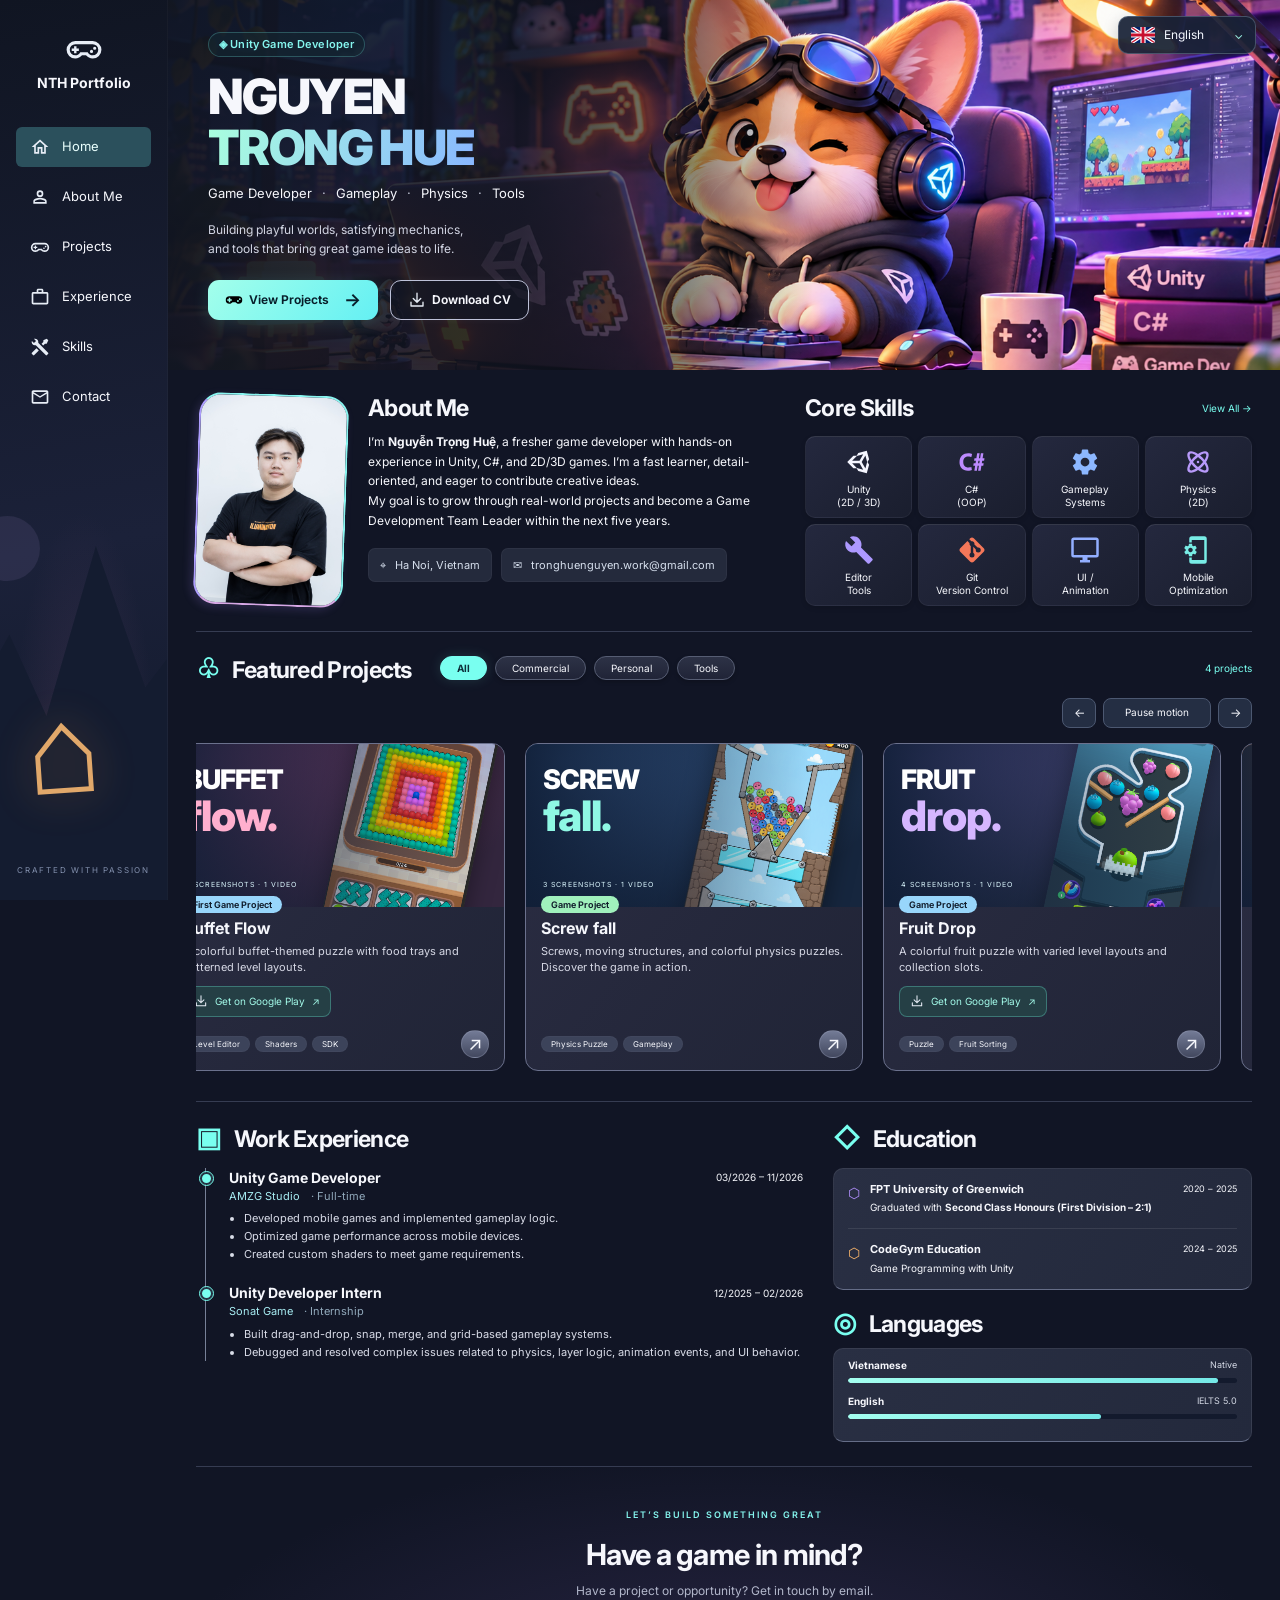
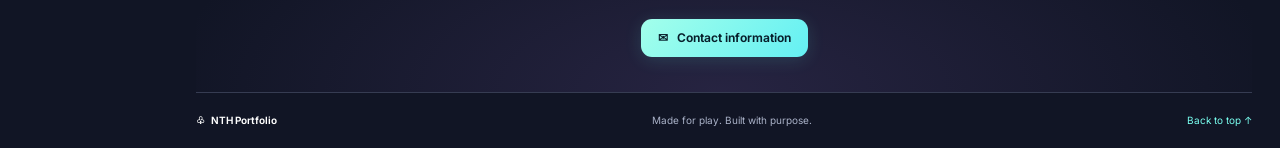
<file: index.html>
<!doctype html>
<html lang="en">
<head>
  <meta charset="UTF-8">
  <meta name="viewport" content="width=device-width, initial-scale=1">
  <meta name="theme-color" content="#111525">
  <meta name="description" content="Unity game developer portfolio — gameplay, physics, and tools.">
  <title>NTH Portfolio · Unity Game Developer</title>
  <link rel="stylesheet" href="styles.css">
<script src="i18n.js" defer></script>
  <script src="app.js" defer></script>
  <script src="projects-carousel.js" defer></script>
<script src="motion.js" defer></script>
</head>
<body>
<details class="language-switch"><summary aria-label="Choose language"><img class="current-language-flag" src="assets/icons/flag-en.svg" alt="" width="24" height="16"><span class="current-language-label">English</span><span class="language-chevron" aria-hidden="true">⌄</span></summary><div class="language-options" role="group" aria-label="Language / Ngôn ngữ"><button type="button" data-language="vi" lang="vi" aria-pressed="false"><img src="assets/icons/flag-vi.svg" alt="" width="24" height="16">Tiếng Việt</button><button type="button" data-language="en" lang="en" aria-pressed="true"><img src="assets/icons/flag-en.svg" alt="" width="24" height="16">English</button></div></details>
  <a class="skip-link" href="#home">Skip to content</a>
  <aside class="sidebar">
    <a class="brand" href="#home"><span class="brand-icon"><img src="assets/icons/controller-classic-outline.svg" alt="" width="38" height="38"></span><strong>NTH Portfolio</strong></a>
    <nav aria-label="Main navigation">
      <a class="nav-link active" href="#home"><span><img src="assets/icons/home-outline.svg" alt="" width="20" height="20"></span>Home</a>
      <a class="nav-link" href="#about"><span><img src="assets/icons/account-outline.svg" alt="" width="20" height="20"></span>About Me</a>
      <a class="nav-link" href="#projects"><span><img src="assets/icons/controller-classic-outline.svg" alt="" width="20" height="20"></span>Projects</a>
      <a class="nav-link" href="#experience"><span><img src="assets/icons/briefcase-outline.svg" alt="" width="20" height="20"></span>Experience</a>
      <a class="nav-link" href="#skills"><span><img src="assets/icons/tools.svg" alt="" width="20" height="20"></span>Skills</a>
      <a class="nav-link" href="#contact"><span><img src="assets/icons/email-outline.svg" alt="" width="20" height="20"></span>Contact</a>
    </nav>
    <div class="sidebar-landscape" aria-hidden="true"><div class="moon"></div><div class="mountains"></div><div class="cabin">⌂</div></div>
    <span class="sidebar-note">CRAFTED WITH PASSION</span>
  </aside>
  <main>
    <section class="hero" id="home" aria-labelledby="hero-title">
      <div class="hero-copy">
        <span class="eyebrow">◈ Unity Game Developer</span>
        <h1 id="hero-title">NGUYEN<br><span>TRONG HUE</span></h1>
        <p class="specialties">Game Developer <i>·</i> Gameplay <i>·</i> Physics <i>·</i> Tools</p>
        <p class="hero-description">Building playful worlds, satisfying mechanics,<br class="desktop-break"> and tools that bring great game ideas to life.</p>
        <div class="hero-actions"><a class="button primary" href="#projects"><img src="assets/icons/controller-classic.svg" alt="" width="18" height="18"> View Projects <span>→</span></a><button class="button secondary" type="button" id="print-cv"><img src="assets/icons/download.svg" alt="" width="18" height="18"> Download CV</button></div>
        <div class="socials" aria-label="Social profiles and games" hidden><img src="assets/icons/github.svg" alt="GitHub" title="GitHub" width="22" height="22"><img src="assets/icons/linkedin.svg" alt="LinkedIn" title="LinkedIn" width="22" height="22"><img src="assets/icons/youtube.svg" alt="YouTube" title="YouTube" width="22" height="22"><a href="#projects" aria-label="View games" title="View games"><img src="assets/icons/controller-classic.svg" alt="" width="24" height="24"></a></div>
      </div>
      <div class="hero-art corgi-background" role="img" aria-label="Corgi game developer in a cozy Unity studio"></div>
    </section>

    <div class="content">
      <div class="intro-grid">
        <section class="about" id="about" aria-labelledby="about-title">
          <div class="portrait"><img src="assets/portrait.jpg" alt="Portrait of Nguyen Trong Hue" width="2000" height="3000" decoding="async"></div>
          <div class="about-copy"><h2 id="about-title">About Me</h2><p>I’m <strong>Nguyễn Trọng Huệ</strong>, a fresher game developer with hands-on experience in Unity, C#, and 2D/3D games. I’m a fast learner, detail-oriented, and eager to contribute creative ideas.</p><p>My goal is to grow through real-world projects and become a Game Development Team Leader within the next five years.</p><div class="contact-chips"><span>⌖ &nbsp; Ha Noi, Vietnam</span><a href="mailto:tronghuenguyen.work@gmail.com">✉ &nbsp; tronghuenguyen.work@gmail.com</a></div></div>
        </section>
        <section id="skills" aria-labelledby="skills-title"><div class="section-heading"><h2 id="skills-title">Core Skills</h2><a href="#skill-list">View All →</a></div><div class="skills-grid" id="skill-list">
          <div class="skill"><b><img src="assets/icons/unity.svg" alt="" width="30" height="30"></b><span>Unity<small>(2D / 3D)</small></span></div><div class="skill"><b><img src="assets/icons/language-csharp.svg" alt="" width="30" height="30"></b><span>C#<small>(OOP)</small></span></div><div class="skill"><b><img src="assets/icons/cog.svg" alt="" width="30" height="30"></b><span>Gameplay<small>Systems</small></span></div><div class="skill"><b><img src="assets/icons/atom.svg" alt="" width="30" height="30"></b><span>Physics<small>(2D)</small></span></div>
          <div class="skill"><b><img src="assets/icons/wrench.svg" alt="" width="30" height="30"></b><span>Editor<small>Tools</small></span></div><div class="skill"><b><img src="assets/icons/git.svg" alt="" width="30" height="30"></b><span>Git<small>Version Control</small></span></div><div class="skill"><b><img src="assets/icons/monitor.svg" alt="" width="30" height="30"></b><span>UI /<small>Animation</small></span></div><div class="skill"><b><img src="assets/icons/cellphone-cog.svg" alt="" width="30" height="30"></b><span>Mobile<small>Optimization</small></span></div>
        </div></section>
      </div>

      <section class="projects-section" id="projects" aria-labelledby="projects-title"><div class="section-heading projects-heading"><h2 id="projects-title"><span class="heading-icon">♧</span> Featured Projects</h2><div class="filters" role="group" aria-label="Filter projects"><button class="selected" data-filter="all" aria-pressed="true">All</button><button data-filter="commercial" aria-pressed="false">Commercial</button><button data-filter="personal" aria-pressed="false">Personal</button><button data-filter="tools" aria-pressed="false">Tools</button></div><span class="project-count" aria-live="polite">4 projects</span></div>
        <div class="carousel-controls" role="group" aria-label="Project carousel controls"><button type="button" id="projects-previous" aria-label="Previous projects" aria-controls="project-carousel">&larr;</button><button type="button" id="projects-motion" aria-pressed="false">Pause motion</button><button type="button" id="projects-next" aria-label="Next projects" aria-controls="project-carousel">&rarr;</button></div><div class="project-grid project-carousel" id="project-carousel" role="region" aria-label="Featured games, scroll horizontally" tabindex="0">
<article data-preview-src="assets/buffet-jam/CH007_Vid.mp4" class="project-card" data-category="game"><a class="project-art screw-cover buffet-cover" href="buffet-jam.html" aria-label="Explore Buffet Flow"><img src="assets/buffet-jam/Ch007_3.png" alt="Buffet Flow colorful food puzzle" width="449" height="771" loading="lazy"><span class="cover-title">BUFFET<span>flow.</span></span><span class="cover-label">4 SCREENSHOTS &middot; 1 VIDEO</span></a><div class="project-body"><span class="category personal">First Game Project</span><h3>Buffet Flow</h3><p>A colorful buffet-themed puzzle with food trays and patterned level layouts.</p><a class="store-link" href="https://play.google.com/store/apps/details?id=com.amzg.buffet.jam&amp;hl=en" target="_blank" rel="noopener noreferrer"><img src="assets/icons/download.svg" alt="" width="14" height="14"><span>Get on Google Play</span><span aria-hidden="true">&#8599;</span></a><div class="card-bottom"><div class="tags"><span>Level Editor</span><span>Shaders</span><span>SDK</span></div><a class="project-open" aria-label="View Buffet Flow" href="buffet-jam.html">&#8599;</a></div></div></article>
          <article data-preview-src="assets/screw-fall/Ls003_vid.mp4" class="project-card" data-category="commercial"><a class="project-art screw-cover" href="screw-fall.html" aria-label="Explore Screw fall screenshots and gameplay"><img src="assets/screw-fall/LS003.png" alt="Screw fall puzzle level" width="433" height="760" loading="lazy"><span class="cover-title">SCREW<span>fall.</span></span><span class="cover-label">3 SCREENSHOTS &middot; 1 VIDEO</span></a><div class="project-body"><span class="category commercial">Game Project</span><h3>Screw fall</h3><p>Screws, moving structures, and colorful physics puzzles. Discover the game in action.</p><div class="card-bottom"><div class="tags"><span>Physics Puzzle</span><span>Gameplay</span></div><a class="project-open" aria-label="View Screw fall" href="screw-fall.html">&#8599;</a></div></div></article>
          <article data-preview-src="assets/fruty-drop/gameplay.mp4" class="project-card" data-category="game"><a class="project-art screw-cover fruty-cover" href="fruty-drop.html" aria-label="Explore Fruit Drop"><img src="assets/fruty-drop/LS001.png" alt="Fruit Drop level with fruit and collection slots" width="437" height="775" loading="lazy"><span class="cover-title">FRUIT<span>drop.</span></span><span class="cover-label">4 SCREENSHOTS &middot; 1 VIDEO</span></a><div class="project-body"><span class="category personal">Game Project</span><h3>Fruit Drop</h3><p>A colorful fruit puzzle with varied level layouts and collection slots.</p><a class="store-link" href="https://play.google.com/store/apps/details?id=com.amzg.fruit.drop&amp;hl=en" target="_blank" rel="noopener noreferrer"><img src="assets/icons/download.svg" alt="" width="14" height="14"><span>Get on Google Play</span><span aria-hidden="true">&#8599;</span></a><div class="card-bottom"><div class="tags"><span>Puzzle</span><span>Fruit Sorting</span></div><a class="project-open" aria-label="View Fruit Drop" href="fruty-drop.html">&#8599;</a></div></div></article>
          <article data-preview-src="assets/sand-fever/Os004_vid.mp4" class="project-card" data-category="game"><a class="project-art screw-cover sand-cover" href="sand-fever.html" aria-label="Explore Sandom 3D"><img src="assets/sand-fever/Os004_1.png" alt="Sandom 3D lighthouse model" width="438" height="771" loading="lazy"><span class="cover-title">SANDOM<span>3D.</span></span><span class="cover-label">4 SCREENSHOTS &middot; 1 VIDEO</span></a><div class="project-body"><span class="category tools">Game Project</span><h3>Sandom 3D</h3><p>Colorful sand models, difficulty control, and custom shader effects.</p><a class="store-link" href="https://apkpure.com/vn/sandom-3d/com.sand.loop.puzzle" target="_blank" rel="noopener noreferrer"><img src="assets/icons/download.svg" alt="" width="14" height="14"><span>Download via APKPure</span><span aria-hidden="true">&#8599;</span></a><div class="card-bottom"><div class="tags"><span>Sand Shader</span><span>VFX</span><span>SDK</span></div><a class="project-open" aria-label="View Sandom 3D" href="sand-fever.html">&#8599;</a></div></div></article>
        </div>
      </section>

      <div class="resume-grid"><section id="experience" aria-labelledby="experience-title"><h2 id="experience-title"><span class="heading-icon">▣</span> Work Experience</h2><div class="timeline">
<article class="job"><div class="job-heading"><h3>Unity Game Developer</h3><span>03/2026 &ndash; 11/2026</span></div><p class="company">AMZG Studio <span>&middot; Full-time</span></p><ul><li>Developed mobile games and implemented gameplay logic.</li><li>Optimized game performance across mobile devices.</li><li>Created custom shaders to meet game requirements.</li></ul></article>
<article class="job"><div class="job-heading"><h3>Unity Developer Intern</h3><span>12/2025 &ndash; 02/2026</span></div><p class="company">Sonat Game <span>&middot; Internship</span></p><ul><li>Built drag-and-drop, snap, merge, and grid-based gameplay systems.</li><li>Debugged and resolved complex issues related to physics, layer logic, animation events, and UI behavior.</li></ul></article>
</div></section>
        <div class="education-column"><section aria-labelledby="education-title"><h2 id="education-title"><span class="heading-icon">◇</span> Education</h2><div class="education-card"><article><span class="purple">⬡</span><div><h3>FPT University of Greenwich</h3><p>Graduated with <strong>Second Class Honours (First Division &ndash; 2:1)</strong></p></div><small>2020 &ndash; 2025</small></article><article><span class="orange">⬡</span><div><h3>CodeGym Education</h3><p>Game Programming with Unity</p></div><small>2024 &ndash; 2025</small></article></div></section><section class="languages" aria-labelledby="languages-title"><h2 id="languages-title"><span class="heading-icon">◎</span> Languages</h2><div class="language-card"><p><strong>Vietnamese</strong><span>Native</span></p><div class="language-track"><span></span></div><p><strong>English</strong><span>IELTS 5.0</span></p><div class="language-track"><span class="english"></span></div></div></section></div>
      </div>
      <section class="contact-section" id="contact"><span class="eyebrow">LET’S BUILD SOMETHING GREAT</span><h2>Have a game in mind?</h2><p>Have a project or opportunity? Get in touch by email.</p><button class="button primary" type="button" id="contact-button">✉ &nbsp; Contact information</button></section>
      <footer><a class="footer-brand" href="#home">♧ &nbsp; NTH Portfolio</a><span>Made for play. Built with purpose.</span><a href="#home">Back to top ↑</a></footer>
    </div>
  </main>

  <dialog id="contact-dialog"><button class="dialog-close" aria-label="Close contact information">×</button><h2>Let’s work together</h2><p>Based in Ha Noi, Vietnam. Email: <a href="mailto:tronghuenguyen.work@gmail.com">tronghuenguyen.work@gmail.com</a></p></dialog>
  <div class="project-preview" id="project-preview" aria-hidden="true" hidden><div class="preview-heading"><span class="preview-dot"></span> GAMEPLAY PREVIEW</div><video id="project-preview-video" muted loop playsinline preload="none" tabindex="-1"></video><div class="preview-footer"><strong id="project-preview-title"></strong><span id="project-preview-status">Muted preview &middot; Click card to explore</span></div></div>
</body>
</html>
</file>
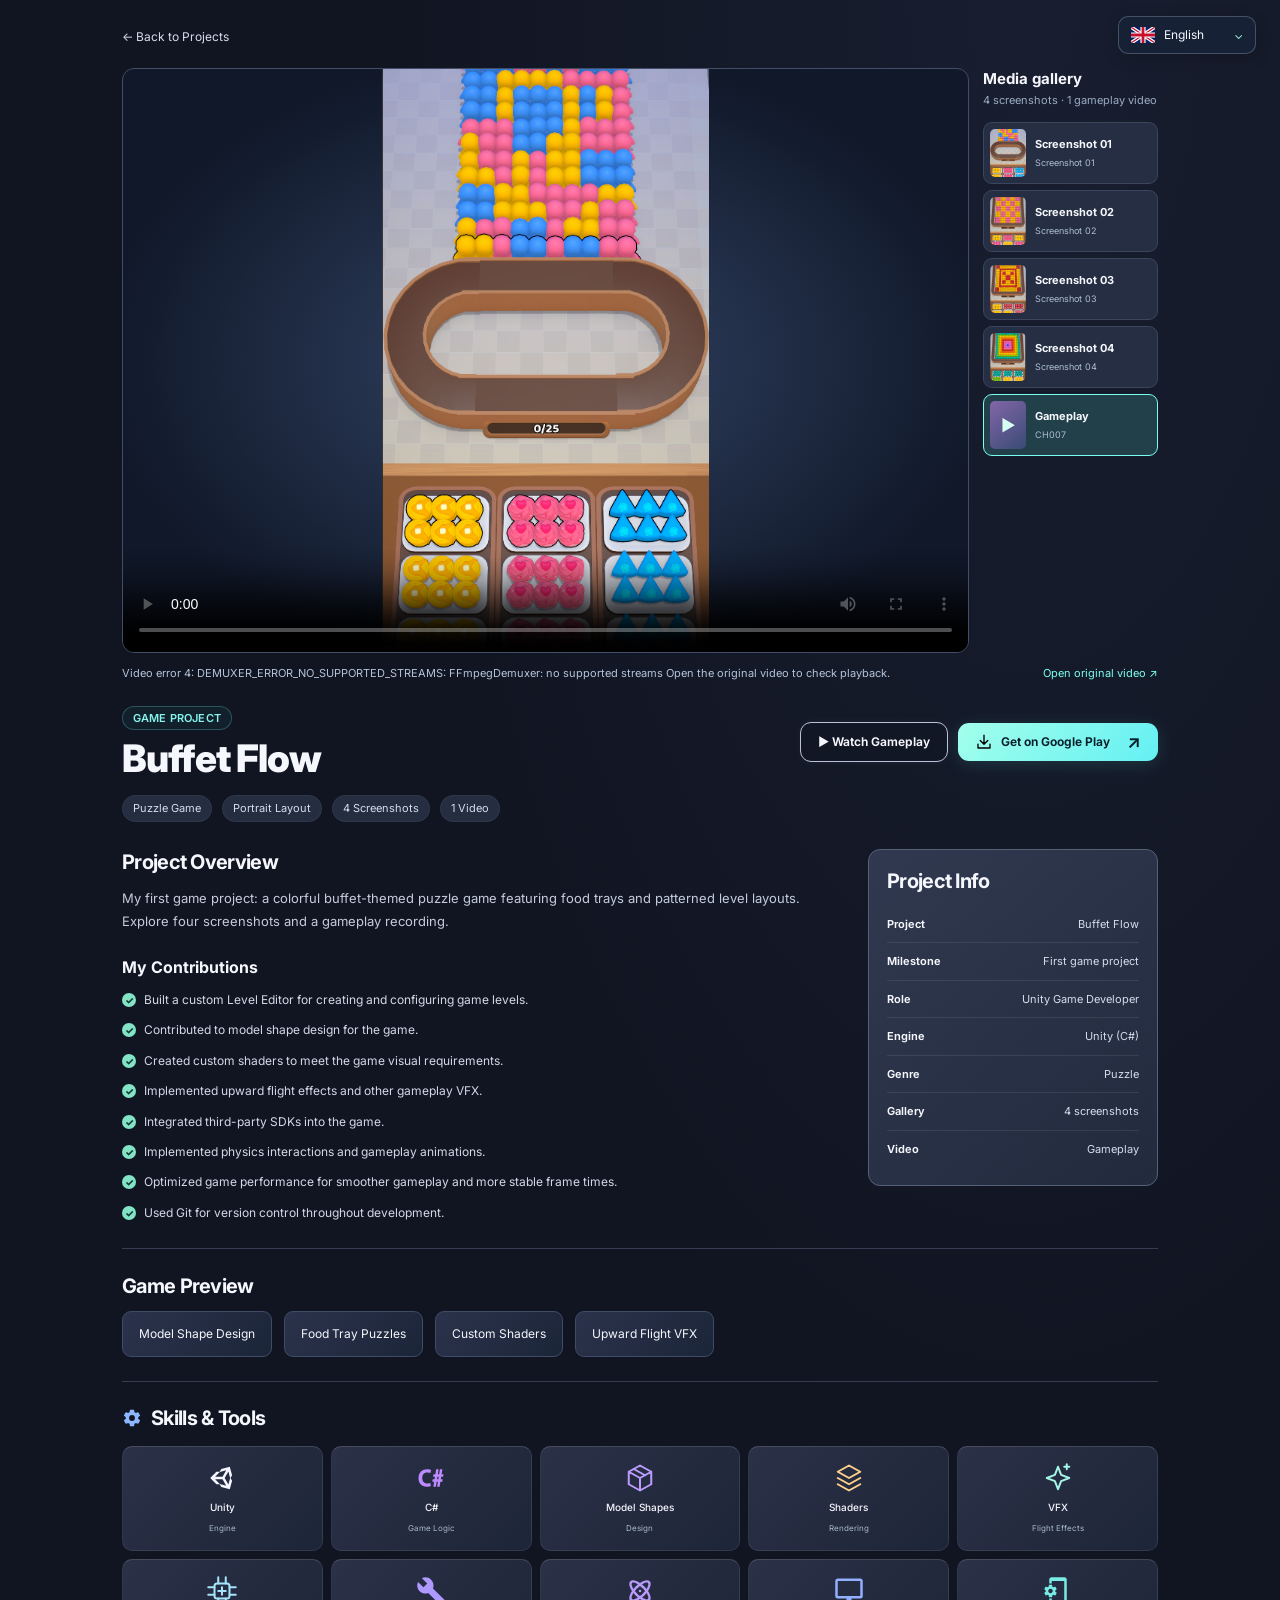
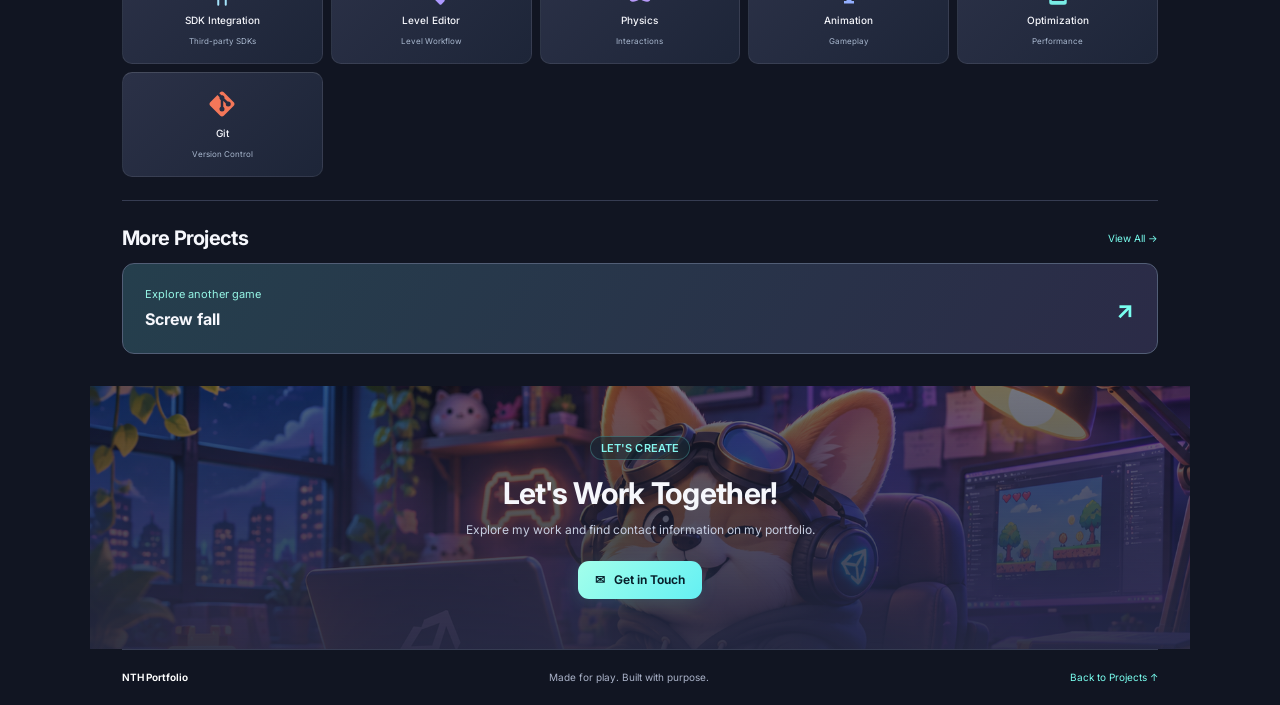
<file: buffet-jam.html>
<!doctype html>
<html lang="en">
<head>
<meta charset="UTF-8">
<meta name="viewport" content="width=device-width,initial-scale=1">
<meta name="description" content="Buffet Flow &middot; level screenshots and game preview.">
<title>Buffet Flow &middot; NTH Portfolio</title>
<link rel="stylesheet" href="styles.css">
<script src="i18n.js" defer></script>
<script src="buffet-jam.js" defer></script>
<script src="motion.js" defer></script>
</head>
<body class="detail-page">
<details class="language-switch"><summary aria-label="Choose language"><img class="current-language-flag" src="assets/icons/flag-en.svg" alt="" width="24" height="16"><span class="current-language-label">English</span><span class="language-chevron" aria-hidden="true">⌄</span></summary><div class="language-options" role="group" aria-label="Language / Ngôn ngữ"><button type="button" data-language="vi" lang="vi" aria-pressed="false"><img src="assets/icons/flag-vi.svg" alt="" width="24" height="16">Tiếng Việt</button><button type="button" data-language="en" lang="en" aria-pressed="true"><img src="assets/icons/flag-en.svg" alt="" width="24" height="16">English</button></div></details>
<a class="skip-link" href="#project-content">Skip to content</a>
<main class="detail-main" id="project-content">
<a class="back-link" href="index.html#projects">&larr; Back to Projects</a>
<div id="project-gallery"><div class="gallery-layout"><div class="media-stage"><img hidden id="gallery-image" src="assets/buffet-jam/Ch007.png" alt="Buffet Flow - Screenshot 01" width="436" height="774"><video id="gallery-video" controls playsinline preload="metadata" poster="assets/buffet-jam/Ch007.png" aria-label="Buffet Flow gameplay">Your browser does not support video playback.</video></div><div class="media-menu"><h3>Media gallery</h3><p>4 screenshots &middot; 1 gameplay video</p><button class="media-choice" data-media-type="image" data-media-src="assets/buffet-jam/Ch007.png" data-media-label="Screenshot 01" aria-pressed="false"><img src="assets/buffet-jam/Ch007.png" alt="" width="60" height="90" loading="lazy"><span><strong>Screenshot 01</strong><small>Screenshot 01</small></span></button><button class="media-choice" data-media-type="image" data-media-src="assets/buffet-jam/Ch007_1.png" data-media-label="Screenshot 02" aria-pressed="false"><img src="assets/buffet-jam/Ch007_1.png" alt="" width="60" height="90" loading="lazy"><span><strong>Screenshot 02</strong><small>Screenshot 02</small></span></button><button class="media-choice" data-media-type="image" data-media-src="assets/buffet-jam/CH007_2.png" data-media-label="Screenshot 03" aria-pressed="false"><img src="assets/buffet-jam/CH007_2.png" alt="" width="60" height="90" loading="lazy"><span><strong>Screenshot 03</strong><small>Screenshot 03</small></span></button><button class="media-choice" data-media-type="image" data-media-src="assets/buffet-jam/Ch007_3.png" data-media-label="Screenshot 04" aria-pressed="false"><img src="assets/buffet-jam/Ch007_3.png" alt="" width="60" height="90" loading="lazy"><span><strong>Screenshot 04</strong><small>Screenshot 04</small></span></button><button class="media-choice" data-media-type="video" data-media-src="assets/buffet-jam/CH007_Vid.mp4" data-media-label="Gameplay" aria-pressed="false"><span class="video-thumb" aria-hidden="true">&#9654;</span><span><strong>Gameplay</strong><small>CH007</small></span></button></div></div><div class="gallery-footer"><span id="gallery-caption" aria-live="polite">Gameplay</span><a id="open-original-video" href="assets/buffet-jam/CH007_Vid.mp4" target="_blank" rel="noopener">Open original video &#8599;</a></div></div>
<header class="detail-heading"><div><span class="eyebrow">GAME PROJECT</span><h1>Buffet Flow</h1></div><div class="detail-actions"><a class="button secondary" id="watch-gameplay" href="#project-gallery">&#9654; Watch Gameplay</a><a class="button primary store-download" href="https://play.google.com/store/apps/details?id=com.amzg.buffet.jam&amp;hl=en" target="_blank" rel="noopener noreferrer"><img src="assets/icons/download.svg" alt="" width="18" height="18">Get on Google Play<span aria-hidden="true"> &#8599;</span></a></div></header>
<div class="detail-metadata"><span>Puzzle Game</span><span>Portrait Layout</span><span>4 Screenshots</span><span>1 Video</span></div>
<div class="detail-overview"><section><h2>Project Overview</h2><p>My first game project: a colorful buffet-themed puzzle game featuring food trays and patterned level layouts. Explore four screenshots and a gameplay recording.</p><h3>My Contributions</h3><ul class="contributions-list"><li>Built a custom Level Editor for creating and configuring game levels.</li><li>Contributed to model shape design for the game.</li><li>Created custom shaders to meet the game visual requirements.</li><li>Implemented upward flight effects and other gameplay VFX.</li><li>Integrated third-party SDKs into the game.</li><li>Implemented physics interactions and gameplay animations.</li><li>Optimized game performance for smoother gameplay and more stable frame times.</li><li>Used Git for version control throughout development.</li></ul></section><aside class="project-info"><h2>Project Info</h2><dl><div><dt>Project</dt><dd>Buffet Flow</dd></div><div><dt>Milestone</dt><dd>First game project</dd></div><div><dt>Role</dt><dd>Unity Game Developer</dd></div><div><dt>Engine</dt><dd>Unity (C#)</dd></div><div><dt>Genre</dt><dd>Puzzle</dd></div><div><dt>Gallery</dt><dd>4 screenshots</dd></div><div><dt>Video</dt><dd>Gameplay</dd></div></dl></aside></div>
<section class="detail-highlights"><h2>Game Preview</h2><div class="highlight-list"><span>Model Shape Design</span><span>Food Tray Puzzles</span><span>Custom Shaders</span><span>Upward Flight VFX</span></div></section>
<section class="detail-tools" aria-labelledby="tools-title"><h2 id="tools-title"><img src="assets/icons/cog.svg" alt="" width="20" height="20"> Skills &amp; Tools</h2><ul class="tool-grid tool-grid-expanded"><li class="tool-card"><img src="assets/icons/unity.svg" alt="" width="30" height="30"><strong>Unity</strong><small>Engine</small></li><li class="tool-card"><img src="assets/icons/language-csharp.svg" alt="" width="30" height="30"><strong>C#</strong><small>Game Logic</small></li><li class="tool-card"><img src="assets/icons/model-shape.svg" alt="" width="30" height="30"><strong>Model Shapes</strong><small>Design</small></li><li class="tool-card"><img src="assets/icons/sand-shader.svg" alt="" width="30" height="30"><strong>Shaders</strong><small>Rendering</small></li><li class="tool-card"><img src="assets/icons/game-vfx.svg" alt="" width="30" height="30"><strong>VFX</strong><small>Flight Effects</small></li><li class="tool-card"><img src="assets/icons/sdk-integration.svg" alt="" width="30" height="30"><strong>SDK Integration</strong><small>Third-party SDKs</small></li><li class="tool-card"><img src="assets/icons/wrench.svg" alt="" width="30" height="30"><strong>Level Editor</strong><small>Level Workflow</small></li><li class="tool-card"><img src="assets/icons/atom.svg" alt="" width="30" height="30"><strong>Physics</strong><small>Interactions</small></li><li class="tool-card"><img src="assets/icons/monitor.svg" alt="" width="30" height="30"><strong>Animation</strong><small>Gameplay</small></li><li class="tool-card"><img src="assets/icons/cellphone-cog.svg" alt="" width="30" height="30"><strong>Optimization</strong><small>Performance</small></li><li class="tool-card"><img src="assets/icons/git.svg" alt="" width="30" height="30"><strong>Git</strong><small>Version Control</small></li></ul></section>
<section class="detail-more"><div class="section-heading"><h2>More Projects</h2><a href="index.html#projects">View All &rarr;</a></div><a class="more-project-link" href="screw-fall.html"><span>Explore another game</span><strong>Screw fall</strong><b>&#8599;</b></a></section>
<section class="detail-contact"><span class="eyebrow">LET'S CREATE</span><h2>Let's Work Together!</h2><p>Explore my work and find contact information on my portfolio.</p><a class="button primary" href="index.html#contact">&#9993; &nbsp; Get in Touch</a></section>
<footer><a class="footer-brand" href="index.html">NTH Portfolio</a><span>Made for play. Built with purpose.</span><a href="index.html#projects">Back to Projects &uarr;</a></footer>
</main>
</body>
</html>
</file>
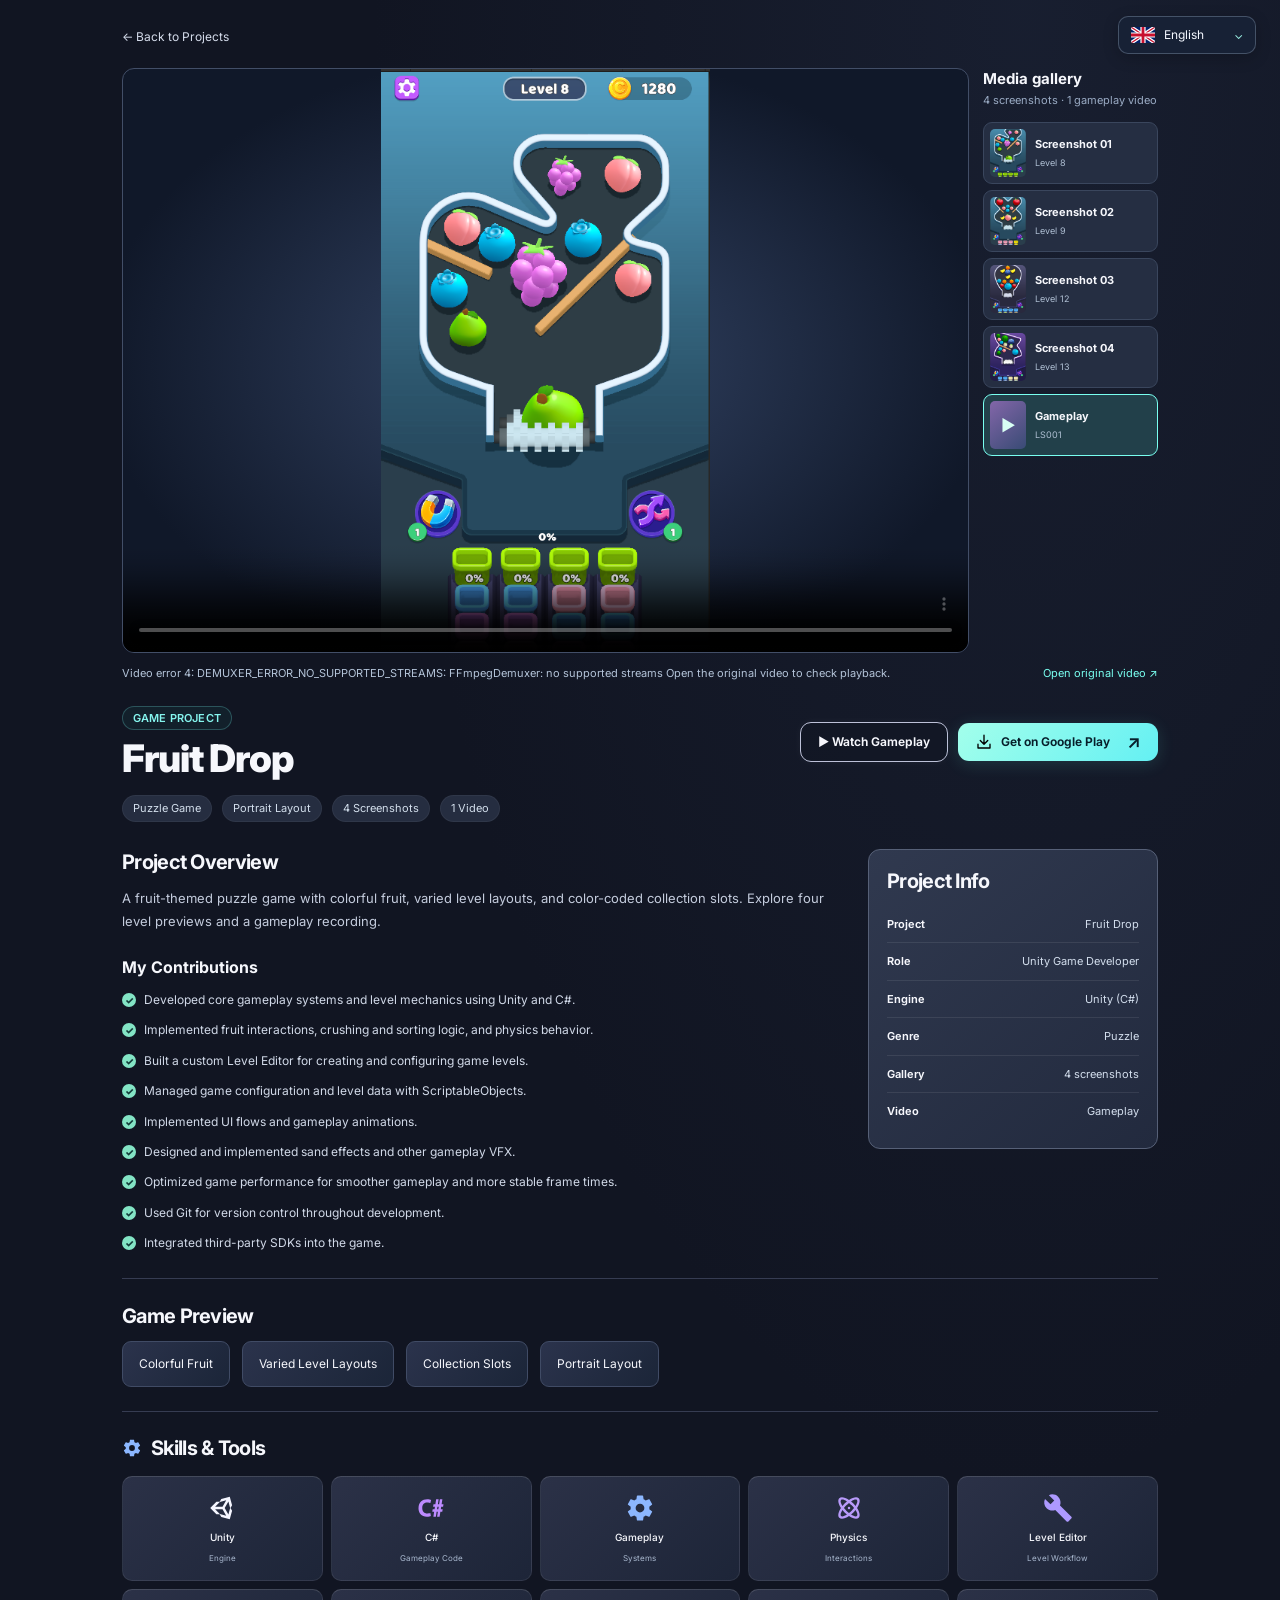
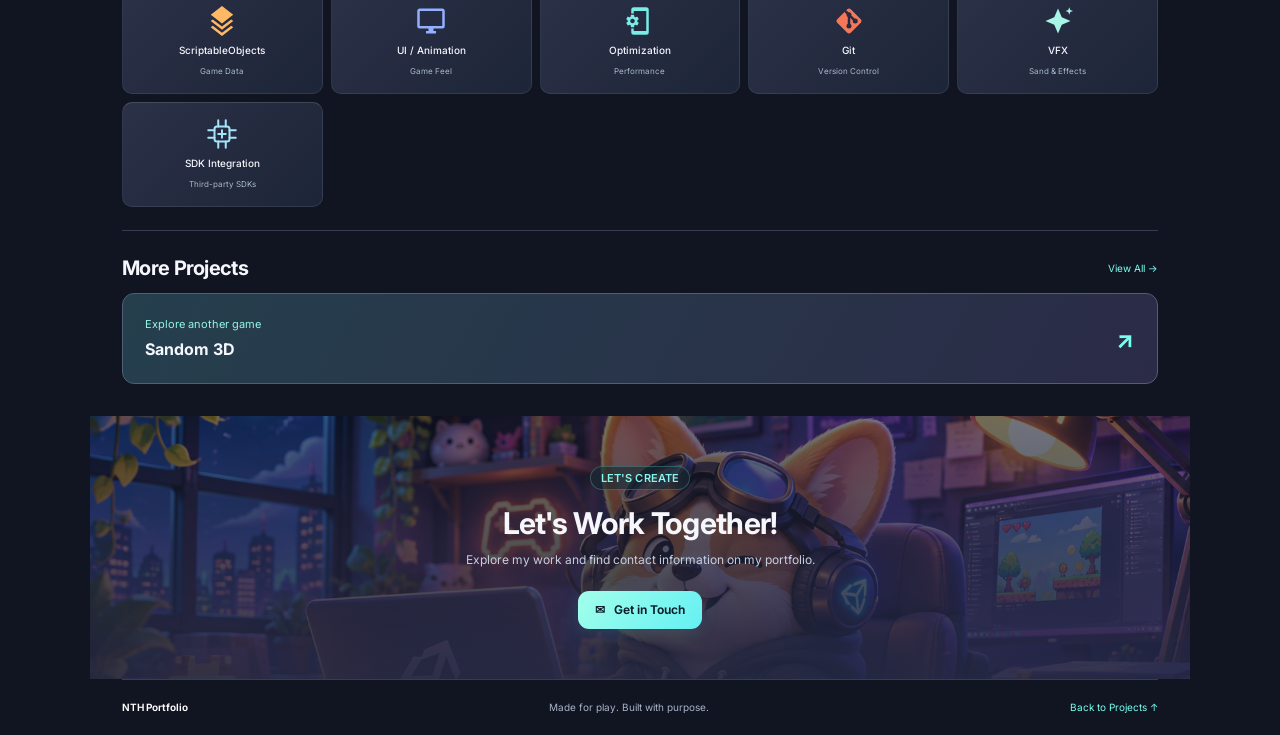
<file: fruty-drop.html>
<!doctype html>
<html lang="en">
<head>
<meta charset="UTF-8">
<meta name="viewport" content="width=device-width,initial-scale=1">
<meta name="description" content="Fruit Drop &middot; level screenshots and game preview.">
<title>Fruit Drop &middot; NTH Portfolio</title>
<link rel="stylesheet" href="styles.css">
<script src="i18n.js" defer></script>
<script src="fruty-drop.js" defer></script>
<script src="motion.js" defer></script>
</head>
<body class="detail-page">
<details class="language-switch"><summary aria-label="Choose language"><img class="current-language-flag" src="assets/icons/flag-en.svg" alt="" width="24" height="16"><span class="current-language-label">English</span><span class="language-chevron" aria-hidden="true">⌄</span></summary><div class="language-options" role="group" aria-label="Language / Ngôn ngữ"><button type="button" data-language="vi" lang="vi" aria-pressed="false"><img src="assets/icons/flag-vi.svg" alt="" width="24" height="16">Tiếng Việt</button><button type="button" data-language="en" lang="en" aria-pressed="true"><img src="assets/icons/flag-en.svg" alt="" width="24" height="16">English</button></div></details>
<a class="skip-link" href="#project-content">Skip to content</a>
<main class="detail-main" id="project-content">
<a class="back-link" href="index.html#projects">&larr; Back to Projects</a>
<div id="project-gallery"><div class="gallery-layout"><div class="media-stage"><img hidden id="gallery-image" src="assets/fruty-drop/LS001.png" alt="Fruit Drop - Level 8" width="437" height="775"><video id="gallery-video" controls playsinline preload="metadata" poster="assets/fruty-drop/LS001.png" aria-label="Fruit Drop gameplay">Your browser does not support video playback.</video></div><div class="media-menu"><h3>Media gallery</h3><p>4 screenshots &middot; 1 gameplay video</p><button class="media-choice" data-media-type="image" data-media-src="assets/fruty-drop/LS001.png" data-media-label="Level 8" aria-pressed="false"><img src="assets/fruty-drop/LS001.png" alt="" width="60" height="90" loading="lazy"><span><strong>Screenshot 01</strong><small>Level 8</small></span></button><button class="media-choice" data-media-type="image" data-media-src="assets/fruty-drop/LS001_1.png" data-media-label="Level 9" aria-pressed="false"><img src="assets/fruty-drop/LS001_1.png" alt="" width="60" height="90" loading="lazy"><span><strong>Screenshot 02</strong><small>Level 9</small></span></button><button class="media-choice" data-media-type="image" data-media-src="assets/fruty-drop/LS001_2.png" data-media-label="Level 12" aria-pressed="false"><img src="assets/fruty-drop/LS001_2.png" alt="" width="60" height="90" loading="lazy"><span><strong>Screenshot 03</strong><small>Level 12</small></span></button><button class="media-choice" data-media-type="image" data-media-src="assets/fruty-drop/Ls001_3.png" data-media-label="Level 13" aria-pressed="false"><img src="assets/fruty-drop/Ls001_3.png" alt="" width="60" height="90" loading="lazy"><span><strong>Screenshot 04</strong><small>Level 13</small></span></button><button class="media-choice" data-media-type="video" data-media-src="assets/fruty-drop/gameplay.mp4" data-media-label="Gameplay" aria-pressed="false"><span class="video-thumb" aria-hidden="true">&#9654;</span><span><strong>Gameplay</strong><small>LS001</small></span></button></div></div><div class="gallery-footer"><span id="gallery-caption" aria-live="polite">Gameplay</span><a id="open-original-video" href="assets/fruty-drop/gameplay.mp4" target="_blank" rel="noopener">Open original video &#8599;</a></div></div>
<header class="detail-heading"><div><span class="eyebrow">GAME PROJECT</span><h1>Fruit Drop</h1></div><div class="detail-actions"><a class="button secondary" id="watch-gameplay" href="#project-gallery">&#9654; Watch Gameplay</a><a class="button primary store-download" href="https://play.google.com/store/apps/details?id=com.amzg.fruit.drop&amp;hl=en" target="_blank" rel="noopener noreferrer"><img src="assets/icons/download.svg" alt="" width="18" height="18">Get on Google Play<span aria-hidden="true"> &#8599;</span></a></div></header>
<div class="detail-metadata"><span>Puzzle Game</span><span>Portrait Layout</span><span>4 Screenshots</span><span>1 Video</span></div>
<div class="detail-overview"><section><h2>Project Overview</h2><p>A fruit-themed puzzle game with colorful fruit, varied level layouts, and color-coded collection slots. Explore four level previews and a gameplay recording.</p><h3>My Contributions</h3><ul class="contributions-list"><li>Developed core gameplay systems and level mechanics using Unity and C#.</li><li>Implemented fruit interactions, crushing and sorting logic, and physics behavior.</li><li>Built a custom Level Editor for creating and configuring game levels.</li><li>Managed game configuration and level data with ScriptableObjects.</li><li>Implemented UI flows and gameplay animations.</li><li>Designed and implemented sand effects and other gameplay VFX.</li><li>Optimized game performance for smoother gameplay and more stable frame times.</li><li>Used Git for version control throughout development.</li><li>Integrated third-party SDKs into the game.</li></ul></section><aside class="project-info"><h2>Project Info</h2><dl><div><dt>Project</dt><dd>Fruit Drop</dd></div><div><dt>Role</dt><dd>Unity Game Developer</dd></div><div><dt>Engine</dt><dd>Unity (C#)</dd></div><div><dt>Genre</dt><dd>Puzzle</dd></div><div><dt>Gallery</dt><dd>4 screenshots</dd></div><div><dt>Video</dt><dd>Gameplay</dd></div></dl></aside></div>
<section class="detail-highlights"><h2>Game Preview</h2><div class="highlight-list"><span>Colorful Fruit</span><span>Varied Level Layouts</span><span>Collection Slots</span><span>Portrait Layout</span></div></section>
<section class="detail-tools" aria-labelledby="tools-title"><h2 id="tools-title"><img src="assets/icons/cog.svg" alt="" width="20" height="20"> Skills &amp; Tools</h2><ul class="tool-grid tool-grid-expanded"><li class="tool-card"><img src="assets/icons/unity.svg" alt="" width="30" height="30"><strong>Unity</strong><small>Engine</small></li><li class="tool-card"><img src="assets/icons/language-csharp.svg" alt="" width="30" height="30"><strong>C#</strong><small>Gameplay Code</small></li><li class="tool-card"><img src="assets/icons/cog.svg" alt="" width="30" height="30"><strong>Gameplay</strong><small>Systems</small></li><li class="tool-card"><img src="assets/icons/atom.svg" alt="" width="30" height="30"><strong>Physics</strong><small>Interactions</small></li><li class="tool-card"><img src="assets/icons/wrench.svg" alt="" width="30" height="30"><strong>Level Editor</strong><small>Level Workflow</small></li><li class="tool-card"><img src="assets/icons/layers-triple.svg" alt="" width="30" height="30"><strong>ScriptableObjects</strong><small>Game Data</small></li><li class="tool-card"><img src="assets/icons/monitor.svg" alt="" width="30" height="30"><strong>UI / Animation</strong><small>Game Feel</small></li><li class="tool-card"><img src="assets/icons/cellphone-cog.svg" alt="" width="30" height="30"><strong>Optimization</strong><small>Performance</small></li><li class="tool-card"><img src="assets/icons/git.svg" alt="" width="30" height="30"><strong>Git</strong><small>Version Control</small></li><li class="tool-card"><svg width="30" height="30" viewBox="0 0 24 24" fill="#a6f5e7" aria-hidden="true"><path d="m12 2 3 7 7 3-7 3-3 7-3-7-7-3 7-3Z"/><path d="m21 1 .8 2.2L24 4l-2.2.8L21 7l-.8-2.2L18 4l2.2-.8Z"/></svg><strong>VFX</strong><small>Sand &amp; Effects</small></li><li class="tool-card"><img src="assets/icons/sdk-integration.svg" alt="" width="30" height="30"><strong>SDK Integration</strong><small>Third-party SDKs</small></li></ul></section>
<section class="detail-more"><div class="section-heading"><h2>More Projects</h2><a href="index.html#projects">View All &rarr;</a></div><a class="more-project-link" href="sand-fever.html"><span>Explore another game</span><strong>Sandom 3D</strong><b>&#8599;</b></a></section>
<section class="detail-contact"><span class="eyebrow">LET'S CREATE</span><h2>Let's Work Together!</h2><p>Explore my work and find contact information on my portfolio.</p><a class="button primary" href="index.html#contact">&#9993; &nbsp; Get in Touch</a></section>
<footer><a class="footer-brand" href="index.html">NTH Portfolio</a><span>Made for play. Built with purpose.</span><a href="index.html#projects">Back to Projects &uarr;</a></footer>
</main>
</body>
</html>
</file>
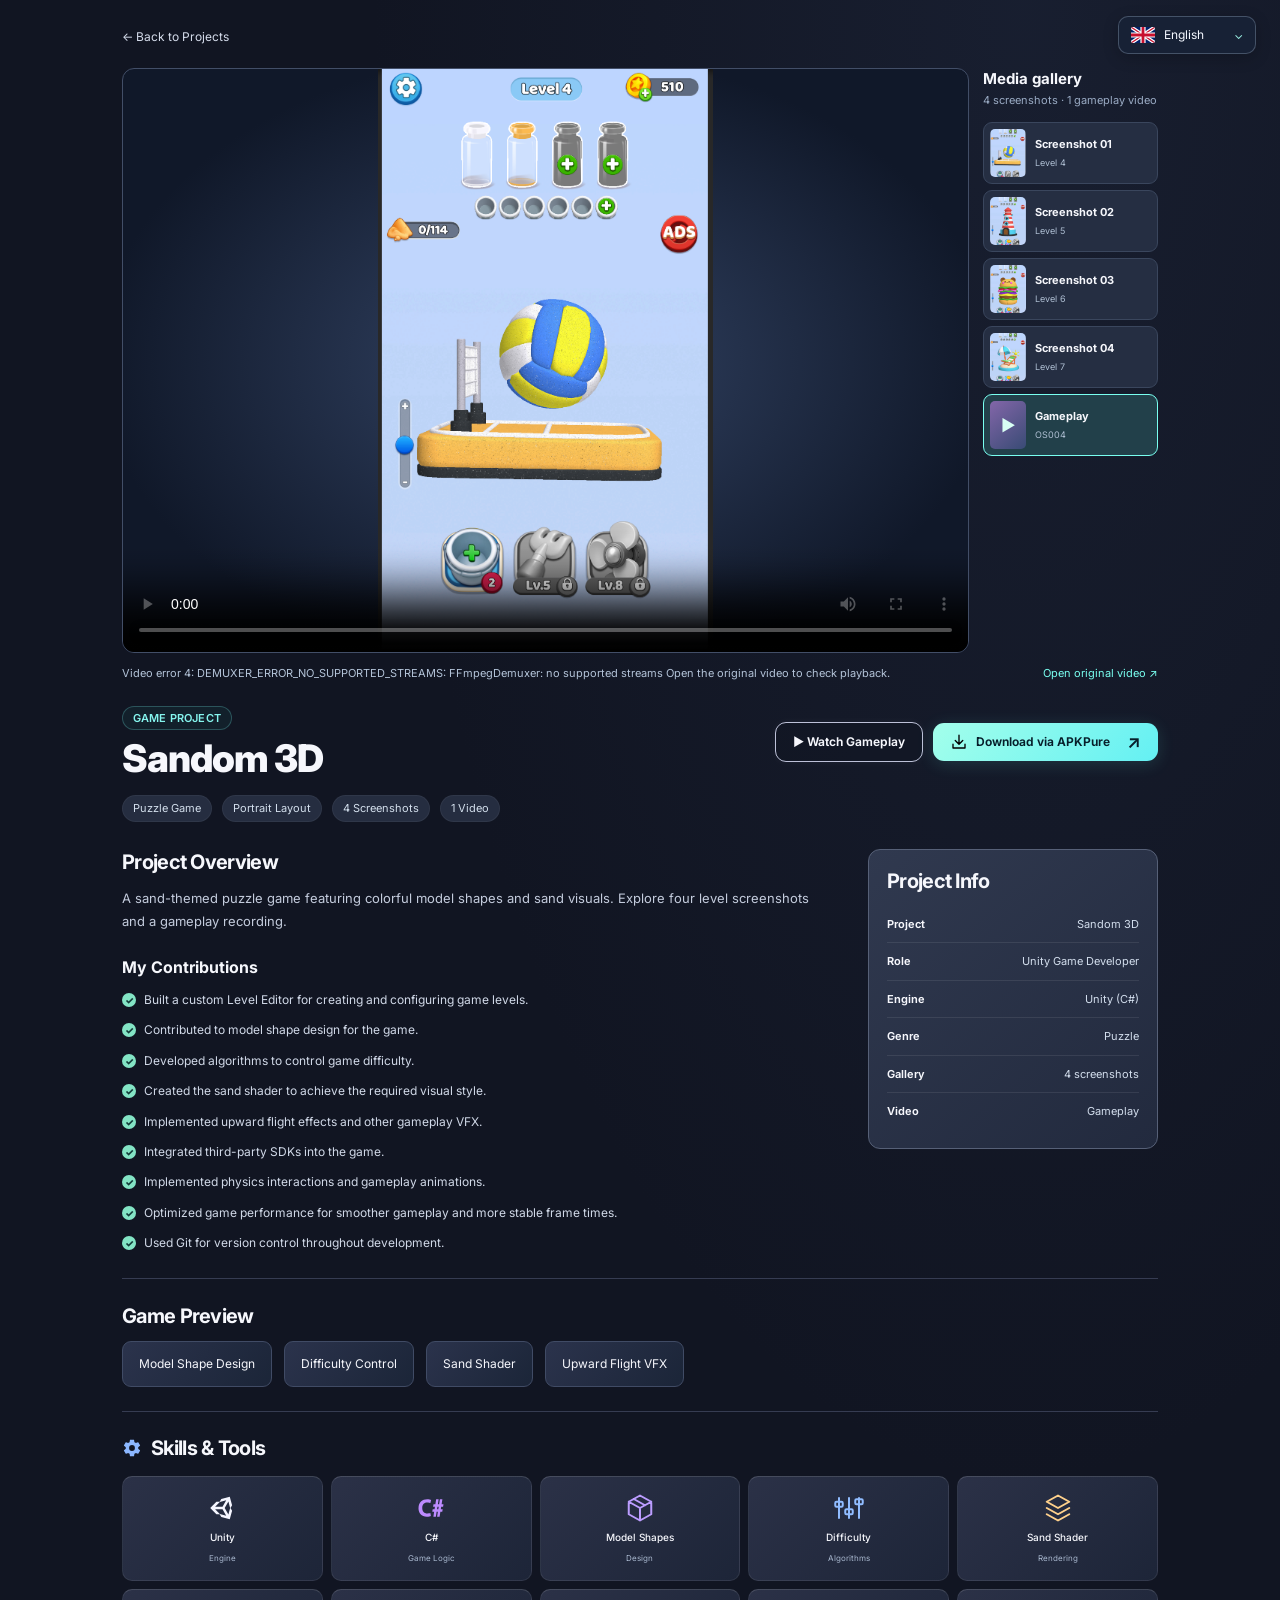
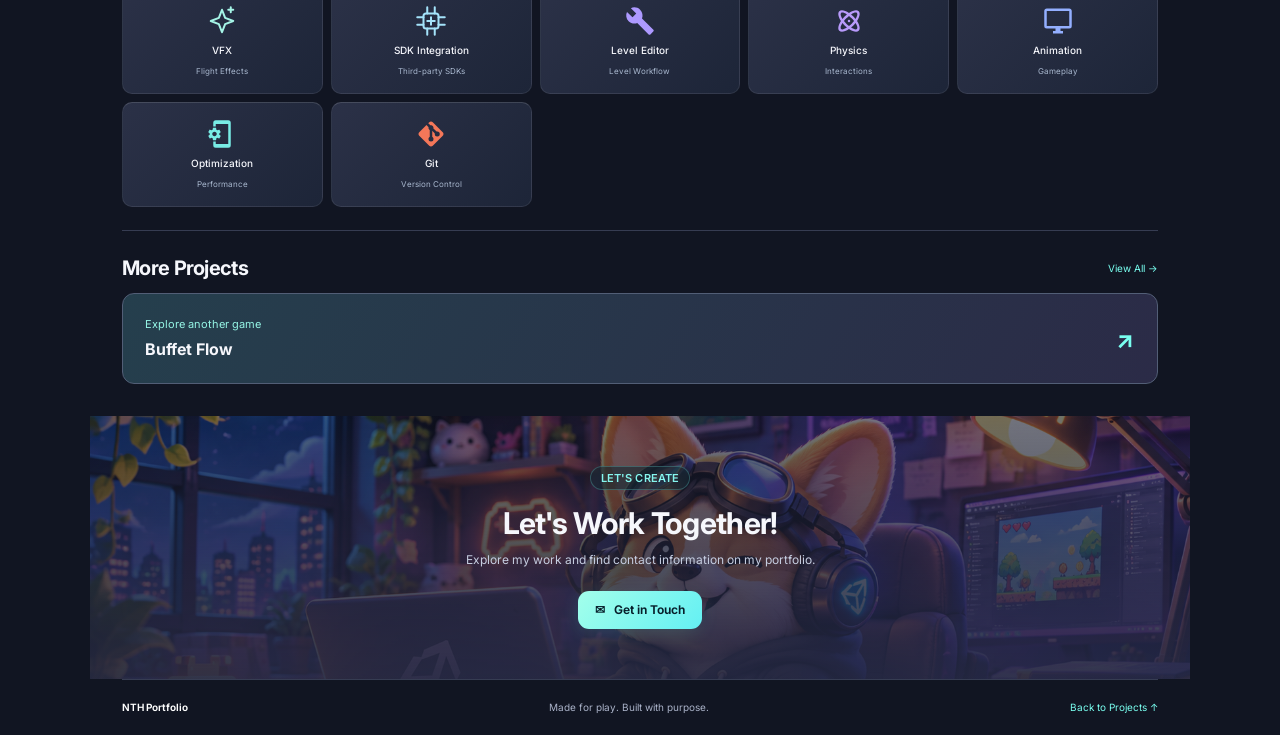
<file: sand-fever.html>
<!doctype html>
<html lang="en">
<head>
<meta charset="UTF-8">
<meta name="viewport" content="width=device-width,initial-scale=1">
<meta name="description" content="Sandom 3D &middot; level screenshots and game preview.">
<title>Sandom 3D &middot; NTH Portfolio</title>
<link rel="stylesheet" href="styles.css">
<script src="i18n.js" defer></script>
<script src="sand-fever.js" defer></script>
<script src="motion.js" defer></script>
</head>
<body class="detail-page">
<details class="language-switch"><summary aria-label="Choose language"><img class="current-language-flag" src="assets/icons/flag-en.svg" alt="" width="24" height="16"><span class="current-language-label">English</span><span class="language-chevron" aria-hidden="true">⌄</span></summary><div class="language-options" role="group" aria-label="Language / Ngôn ngữ"><button type="button" data-language="vi" lang="vi" aria-pressed="false"><img src="assets/icons/flag-vi.svg" alt="" width="24" height="16">Tiếng Việt</button><button type="button" data-language="en" lang="en" aria-pressed="true"><img src="assets/icons/flag-en.svg" alt="" width="24" height="16">English</button></div></details>
<a class="skip-link" href="#project-content">Skip to content</a>
<main class="detail-main" id="project-content">
<a class="back-link" href="index.html#projects">&larr; Back to Projects</a>
<div id="project-gallery"><div class="gallery-layout"><div class="media-stage"><img hidden id="gallery-image" src="assets/sand-fever/Os004_.png" alt="Sandom 3D - Level 4" width="442" height="776"><video id="gallery-video" controls playsinline preload="metadata" poster="assets/sand-fever/Os004_.png" aria-label="Sandom 3D gameplay">Your browser does not support video playback.</video></div><div class="media-menu"><h3>Media gallery</h3><p>4 screenshots &middot; 1 gameplay video</p><button class="media-choice" data-media-type="image" data-media-src="assets/sand-fever/Os004_.png" data-media-label="Level 4" aria-pressed="false"><img src="assets/sand-fever/Os004_.png" alt="" width="60" height="90" loading="lazy"><span><strong>Screenshot 01</strong><small>Level 4</small></span></button><button class="media-choice" data-media-type="image" data-media-src="assets/sand-fever/Os004_1.png" data-media-label="Level 5" aria-pressed="false"><img src="assets/sand-fever/Os004_1.png" alt="" width="60" height="90" loading="lazy"><span><strong>Screenshot 02</strong><small>Level 5</small></span></button><button class="media-choice" data-media-type="image" data-media-src="assets/sand-fever/Os004_2.png" data-media-label="Level 6" aria-pressed="false"><img src="assets/sand-fever/Os004_2.png" alt="" width="60" height="90" loading="lazy"><span><strong>Screenshot 03</strong><small>Level 6</small></span></button><button class="media-choice" data-media-type="image" data-media-src="assets/sand-fever/Os004_3.png" data-media-label="Level 7" aria-pressed="false"><img src="assets/sand-fever/Os004_3.png" alt="" width="60" height="90" loading="lazy"><span><strong>Screenshot 04</strong><small>Level 7</small></span></button><button class="media-choice" data-media-type="video" data-media-src="assets/sand-fever/Os004_vid.mp4" data-media-label="Gameplay" aria-pressed="false"><span class="video-thumb" aria-hidden="true">&#9654;</span><span><strong>Gameplay</strong><small>OS004</small></span></button></div></div><div class="gallery-footer"><span id="gallery-caption" aria-live="polite">Gameplay</span><a id="open-original-video" href="assets/sand-fever/Os004_vid.mp4" target="_blank" rel="noopener">Open original video &#8599;</a></div></div>
<header class="detail-heading"><div><span class="eyebrow">GAME PROJECT</span><h1>Sandom 3D</h1></div><div class="detail-actions"><a class="button secondary" id="watch-gameplay" href="#project-gallery">&#9654; Watch Gameplay</a><a class="button primary store-download" href="https://apkpure.com/vn/sandom-3d/com.sand.loop.puzzle" target="_blank" rel="noopener noreferrer"><img src="assets/icons/download.svg" alt="" width="18" height="18">Download via APKPure<span aria-hidden="true"> &#8599;</span></a></div></header>
<div class="detail-metadata"><span>Puzzle Game</span><span>Portrait Layout</span><span>4 Screenshots</span><span>1 Video</span></div>
<div class="detail-overview"><section><h2>Project Overview</h2><p>A sand-themed puzzle game featuring colorful model shapes and sand visuals. Explore four level screenshots and a gameplay recording.</p><h3>My Contributions</h3><ul class="contributions-list"><li>Built a custom Level Editor for creating and configuring game levels.</li><li>Contributed to model shape design for the game.</li><li>Developed algorithms to control game difficulty.</li><li>Created the sand shader to achieve the required visual style.</li><li>Implemented upward flight effects and other gameplay VFX.</li><li>Integrated third-party SDKs into the game.</li><li>Implemented physics interactions and gameplay animations.</li><li>Optimized game performance for smoother gameplay and more stable frame times.</li><li>Used Git for version control throughout development.</li></ul></section><aside class="project-info"><h2>Project Info</h2><dl><div><dt>Project</dt><dd>Sandom 3D</dd></div><div><dt>Role</dt><dd>Unity Game Developer</dd></div><div><dt>Engine</dt><dd>Unity (C#)</dd></div><div><dt>Genre</dt><dd>Puzzle</dd></div><div><dt>Gallery</dt><dd>4 screenshots</dd></div><div><dt>Video</dt><dd>Gameplay</dd></div></dl></aside></div>
<section class="detail-highlights"><h2>Game Preview</h2><div class="highlight-list"><span>Model Shape Design</span><span>Difficulty Control</span><span>Sand Shader</span><span>Upward Flight VFX</span></div></section>
<section class="detail-tools" aria-labelledby="tools-title"><h2 id="tools-title"><img src="assets/icons/cog.svg" alt="" width="20" height="20"> Skills &amp; Tools</h2><ul class="tool-grid tool-grid-expanded"><li class="tool-card"><img src="assets/icons/unity.svg" alt="" width="30" height="30"><strong>Unity</strong><small>Engine</small></li><li class="tool-card"><img src="assets/icons/language-csharp.svg" alt="" width="30" height="30"><strong>C#</strong><small>Game Logic</small></li><li class="tool-card"><img src="assets/icons/model-shape.svg" alt="" width="30" height="30"><strong>Model Shapes</strong><small>Design</small></li><li class="tool-card"><img src="assets/icons/difficulty.svg" alt="" width="30" height="30"><strong>Difficulty</strong><small>Algorithms</small></li><li class="tool-card"><img src="assets/icons/sand-shader.svg" alt="" width="30" height="30"><strong>Sand Shader</strong><small>Rendering</small></li><li class="tool-card"><img src="assets/icons/game-vfx.svg" alt="" width="30" height="30"><strong>VFX</strong><small>Flight Effects</small></li><li class="tool-card"><img src="assets/icons/sdk-integration.svg" alt="" width="30" height="30"><strong>SDK Integration</strong><small>Third-party SDKs</small></li><li class="tool-card"><img src="assets/icons/wrench.svg" alt="" width="30" height="30"><strong>Level Editor</strong><small>Level Workflow</small></li><li class="tool-card"><img src="assets/icons/atom.svg" alt="" width="30" height="30"><strong>Physics</strong><small>Interactions</small></li><li class="tool-card"><img src="assets/icons/monitor.svg" alt="" width="30" height="30"><strong>Animation</strong><small>Gameplay</small></li><li class="tool-card"><img src="assets/icons/cellphone-cog.svg" alt="" width="30" height="30"><strong>Optimization</strong><small>Performance</small></li><li class="tool-card"><img src="assets/icons/git.svg" alt="" width="30" height="30"><strong>Git</strong><small>Version Control</small></li></ul></section>
<section class="detail-more"><div class="section-heading"><h2>More Projects</h2><a href="index.html#projects">View All &rarr;</a></div><a class="more-project-link" href="buffet-jam.html"><span>Explore another game</span><strong>Buffet Flow</strong><b>&#8599;</b></a></section>
<section class="detail-contact"><span class="eyebrow">LET'S CREATE</span><h2>Let's Work Together!</h2><p>Explore my work and find contact information on my portfolio.</p><a class="button primary" href="index.html#contact">&#9993; &nbsp; Get in Touch</a></section>
<footer><a class="footer-brand" href="index.html">NTH Portfolio</a><span>Made for play. Built with purpose.</span><a href="index.html#projects">Back to Projects &uarr;</a></footer>
</main>
</body>
</html>
</file>
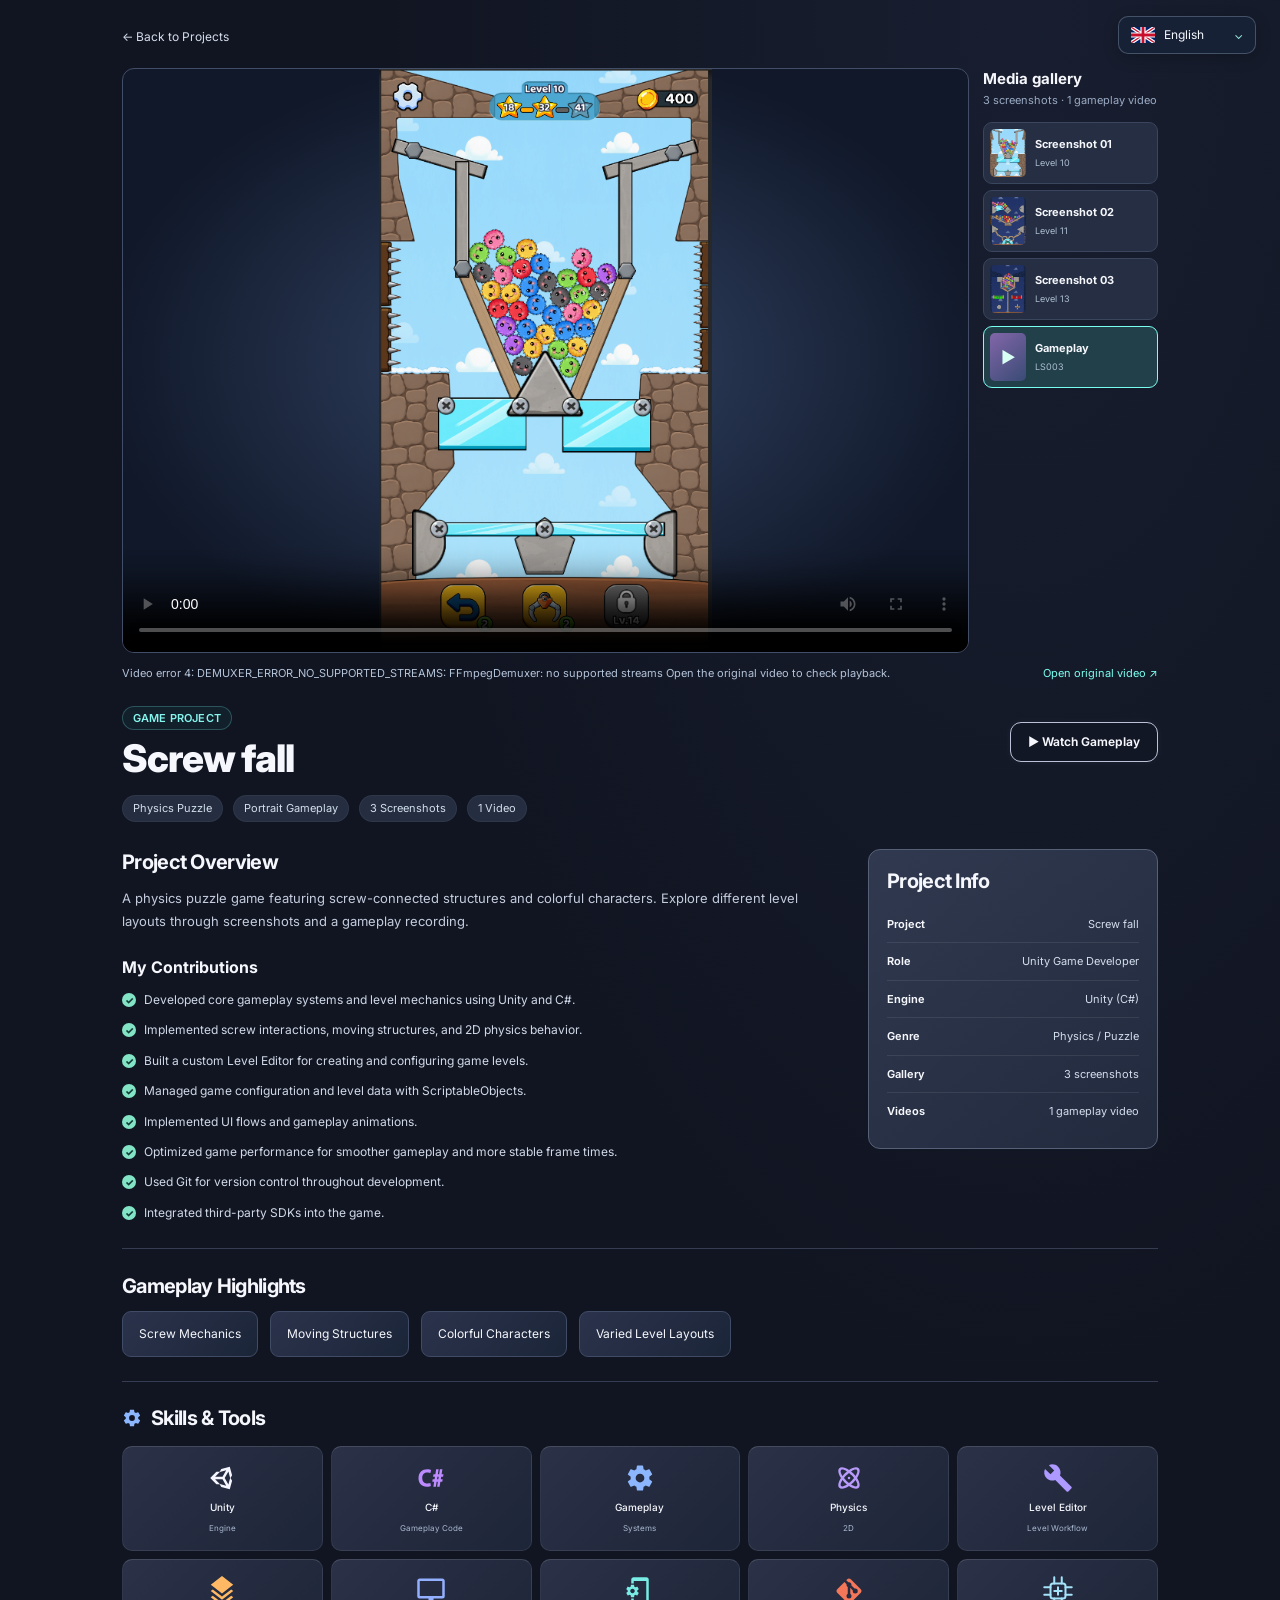
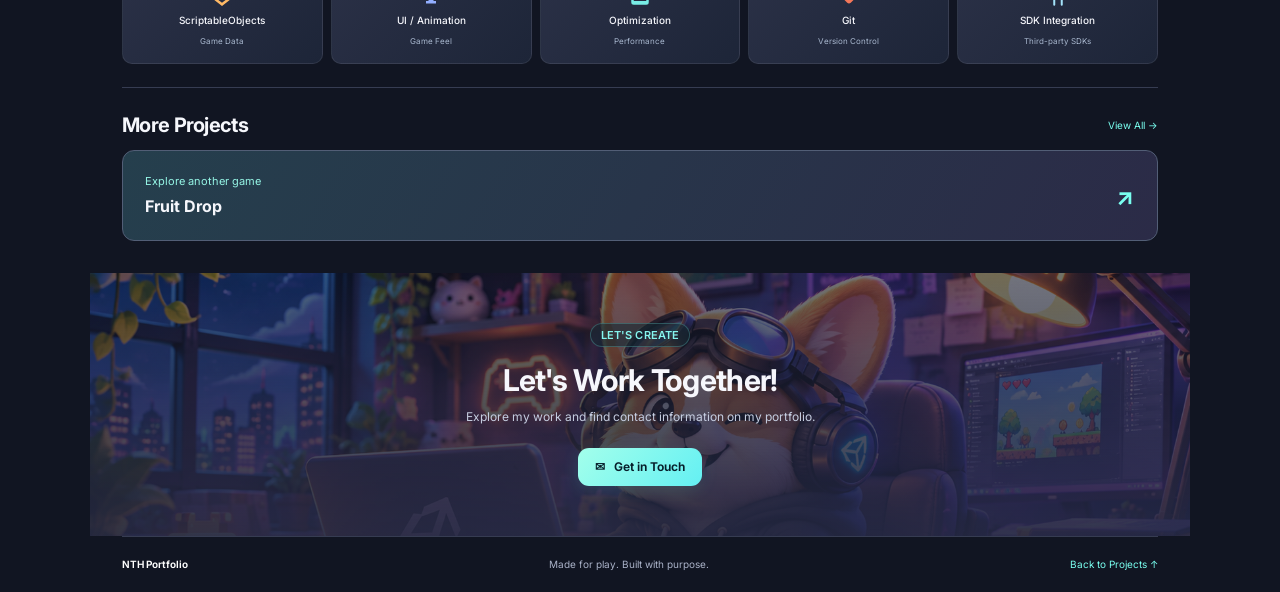
<file: screw-fall.html>
<!doctype html>
<html lang="en">
<head>
<meta charset="UTF-8">
<meta name="viewport" content="width=device-width,initial-scale=1">
<meta name="description" content="Screw fall &middot; screenshots and gameplay.">
<title>Screw fall &middot; NTH Portfolio</title>
<link rel="stylesheet" href="styles.css">
<script src="i18n.js" defer></script>
<script src="screw-fall.js" defer></script>
<script src="motion.js" defer></script>
</head>
<body class="detail-page">
<details class="language-switch"><summary aria-label="Choose language"><img class="current-language-flag" src="assets/icons/flag-en.svg" alt="" width="24" height="16"><span class="current-language-label">English</span><span class="language-chevron" aria-hidden="true">⌄</span></summary><div class="language-options" role="group" aria-label="Language / Ngôn ngữ"><button type="button" data-language="vi" lang="vi" aria-pressed="false"><img src="assets/icons/flag-vi.svg" alt="" width="24" height="16">Tiếng Việt</button><button type="button" data-language="en" lang="en" aria-pressed="true"><img src="assets/icons/flag-en.svg" alt="" width="24" height="16">English</button></div></details>
<a class="skip-link" href="#project-content">Skip to content</a>
<main class="detail-main" id="project-content">
<a class="back-link" href="index.html#projects">&larr; Back to Projects</a>
    <div id="screw-gallery"><div class="gallery-layout"><div class="media-stage"><img hidden id="gallery-image" src="assets/screw-fall/LS003.png" alt="Screw fall screenshot" width="433" height="760"><video id="gallery-video" controls playsinline preload="metadata" poster="assets/screw-fall/LS003.png" aria-label="Screw fall game video">Your browser does not support video playback.</video></div><div class="media-menu"><h3>Media gallery</h3><p>3 screenshots &middot; 1 gameplay video</p><button class="media-choice" data-media-type="image" data-media-src="assets/screw-fall/LS003.png" data-media-label="Screenshot 01" aria-pressed="false"><img src="assets/screw-fall/LS003.png" alt="" loading="lazy" width="60" height="90"><span><strong>Screenshot 01</strong><small>Level 10</small></span></button><button class="media-choice" data-media-type="image" data-media-src="assets/screw-fall/ls003_1.png" data-media-label="Screenshot 02" aria-pressed="false"><img src="assets/screw-fall/ls003_1.png" alt="" loading="lazy" width="60" height="90"><span><strong>Screenshot 02</strong><small>Level 11</small></span></button><button class="media-choice" data-media-type="image" data-media-src="assets/screw-fall/LS003_2.png" data-media-label="Screenshot 03" aria-pressed="false"><img src="assets/screw-fall/LS003_2.png" alt="" loading="lazy" width="60" height="90"><span><strong>Screenshot 03</strong><small>Level 13</small></span></button><button class="media-choice" data-media-type="video" data-media-src="assets/screw-fall/Ls003_vid.mp4" data-media-label="Gameplay" aria-pressed="false"><span class="video-thumb" aria-hidden="true">&#9654;</span><span><strong>Gameplay</strong><small>LS003</small></span></button></div></div><div class="gallery-footer"><span id="gallery-caption" aria-live="polite">Screenshot 01</span><a id="open-original-video" href="assets/screw-fall/Ls003_vid.mp4" target="_blank" rel="noopener">Open original video &#8599;</a></div></div>
<header class="detail-heading"><div><span class="eyebrow">GAME PROJECT</span><h1>Screw fall</h1></div><a class="button secondary" href="#screw-gallery" id="watch-gameplay">&#9654; Watch Gameplay</a></header>
<div class="detail-metadata"><span>Physics Puzzle</span><span>Portrait Gameplay</span><span>3 Screenshots</span><span>1 Video</span></div>
<div class="detail-overview"><section><h2>Project Overview</h2><p>A physics puzzle game featuring screw-connected structures and colorful characters. Explore different level layouts through screenshots and a gameplay recording.</p><h3>My Contributions</h3><ul class="contributions-list"><li>Developed core gameplay systems and level mechanics using Unity and C#.</li><li>Implemented screw interactions, moving structures, and 2D physics behavior.</li><li>Built a custom Level Editor for creating and configuring game levels.</li><li>Managed game configuration and level data with ScriptableObjects.</li><li>Implemented UI flows and gameplay animations.</li><li>Optimized game performance for smoother gameplay and more stable frame times.</li><li>Used Git for version control throughout development.</li><li>Integrated third-party SDKs into the game.</li></ul></section><aside class="project-info"><h2>Project Info</h2><dl><div><dt>Project</dt><dd>Screw fall</dd></div><div><dt>Role</dt><dd>Unity Game Developer</dd></div><div><dt>Engine</dt><dd>Unity (C#)</dd></div><div><dt>Genre</dt><dd>Physics / Puzzle</dd></div><div><dt>Gallery</dt><dd>3 screenshots</dd></div><div><dt>Videos</dt><dd>1 gameplay video</dd></div></dl></aside></div>
<section class="detail-highlights"><h2>Gameplay Highlights</h2><div class="highlight-list"><span>Screw Mechanics</span><span>Moving Structures</span><span>Colorful Characters</span><span>Varied Level Layouts</span></div></section>
<section class="detail-tools" aria-labelledby="tools-title"><h2 id="tools-title"><img src="assets/icons/cog.svg" alt="" width="20" height="20"> Skills &amp; Tools</h2><ul class="tool-grid tool-grid-expanded"><li class="tool-card"><img src="assets/icons/unity.svg" alt="" width="30" height="30"><strong>Unity</strong><small>Engine</small></li><li class="tool-card"><img src="assets/icons/language-csharp.svg" alt="" width="30" height="30"><strong>C#</strong><small>Gameplay Code</small></li><li class="tool-card"><img src="assets/icons/cog.svg" alt="" width="30" height="30"><strong>Gameplay</strong><small>Systems</small></li><li class="tool-card"><img src="assets/icons/atom.svg" alt="" width="30" height="30"><strong>Physics</strong><small>2D</small></li><li class="tool-card"><img src="assets/icons/wrench.svg" alt="" width="30" height="30"><strong>Level Editor</strong><small>Level Workflow</small></li><li class="tool-card"><img src="assets/icons/layers-triple.svg" alt="" width="30" height="30"><strong>ScriptableObjects</strong><small>Game Data</small></li><li class="tool-card"><img src="assets/icons/monitor.svg" alt="" width="30" height="30"><strong>UI / Animation</strong><small>Game Feel</small></li><li class="tool-card"><img src="assets/icons/cellphone-cog.svg" alt="" width="30" height="30"><strong>Optimization</strong><small>Performance</small></li><li class="tool-card"><img src="assets/icons/git.svg" alt="" width="30" height="30"><strong>Git</strong><small>Version Control</small></li><li class="tool-card"><img src="assets/icons/sdk-integration.svg" alt="" width="30" height="30"><strong>SDK Integration</strong><small>Third-party SDKs</small></li></ul></section>
<section class="detail-more"><div class="section-heading"><h2>More Projects</h2><a href="index.html#projects">View All &rarr;</a></div><a class="more-project-link" href="fruty-drop.html"><span>Explore another game</span><strong>Fruit Drop</strong><b>&#8599;</b></a></section>
<section class="detail-contact"><span class="eyebrow">LET'S CREATE</span><h2>Let's Work Together!</h2><p>Explore my work and find contact information on my portfolio.</p><a class="button primary" href="index.html#contact">&#9993; &nbsp; Get in Touch</a></section>
<footer><a class="footer-brand" href="index.html">NTH Portfolio</a><span>Made for play. Built with purpose.</span><a href="index.html#projects">Back to Projects &uarr;</a></footer>
</main>
</body>
</html>
</file>
<file: styles.css>
@import url('https://fonts.googleapis.com/css2?family=Inter:wght@400;450;500;550;600;650;700;750;800;850;900&display=swap');

:root{color-scheme:dark;--bg:#111525;--panel:#202538;--line:#363c52;--text:#f6f7fc;--muted:#b2b7cb;--accent:#79fff0;--purple:#b390ff}*{box-sizing:border-box}html{scroll-behavior:smooth;scroll-padding-top:24px}body{margin:0;background:var(--bg);color:var(--text);font:14px/1.5 Inter,Arial,sans-serif}a{color:inherit;text-decoration:none}button{font:inherit;cursor:pointer;color:inherit}button,a{-webkit-tap-highlight-color:transparent}button:focus-visible,a:focus-visible{outline:2px solid var(--accent);outline-offset:5px}button{border:0}h1,h2,h3,p{margin:0}h2{font-size:23px;letter-spacing:-.7px;line-height:1.3}h3{font-size:16px;line-height:1.4}section{scroll-margin-top:24px}.sidebar{position:fixed;inset:0 auto 0 0;width:168px;background:linear-gradient(170deg,#101522,#1b2139 60%,#11192b);border-right:1px solid #ffffff08;overflow:hidden;z-index:5}.brand{display:flex;align-items:center;flex-direction:column;gap:4px;padding:30px 5px 34px;font-size:14px}.brand-icon{font-size:42px;line-height:1.1;transform:rotate(180deg)}nav{padding:0 16px;display:grid;gap:10px}.nav-link{display:flex;align-items:center;gap:12px;padding:10px 14px;border-radius:6px;font-size:13px;transition:background .2s}.nav-link span{font-size:21px;width:20px;line-height:1}.nav-link:hover{background:#ffffff0b}.nav-link.active{background:#2b505c;color:#e9fffd}.sidebar-note{position:absolute;bottom:24px;left:0;width:100%;font-size:8px;text-align:center;letter-spacing:1.8px;color:#8390ad}.sidebar-landscape{position:absolute;bottom:0;left:0;width:100%;height:46%;overflow:hidden;background:radial-gradient(ellipse at 50% 80%,#61436766,transparent 65%)}.moon{position:absolute;width:65px;height:65px;background:#c5a5f518;border-radius:50%;top:30px;left:-25px}.mountains{position:absolute;inset:60px -40px 0;background:#141c30;clip-path:polygon(0 50%,20% 25%,35% 48%,55% 0,75% 40%,100% 17%,100% 100%,0 100%)}.cabin{position:absolute;bottom:90px;left:25px;font-size:125px;line-height:1;color:#e1a86a;text-shadow:0 0 40px #ec9c4c77;transform:rotate(-4deg)}main{margin-left:168px;min-width:0}.hero{position:relative;min-height:370px;overflow:hidden;background:linear-gradient(100deg,#111522,#1c2138)}.hero-copy{position:relative;z-index:2;width:58%;padding:32px 40px 28px;background:linear-gradient(90deg,#111522 30%,#111522dc 65%,transparent)}.eyebrow{display:inline-block;border:1px solid #67d4d24a;border-radius:30px;padding:3px 10px;font-size:11px;font-weight:600;color:#85f5ee;background:#14293299;letter-spacing:.15px}h1{font-size:clamp(34px,3.8vw,58px);font-weight:850;letter-spacing:-1.6px;line-height:1.06;margin:14px 0 10px}h1>span{background:linear-gradient(100deg,#a9ffde,#89b8ff);background-clip:text;color:transparent}.specialties{font-size:13px;white-space:nowrap}.specialties i{padding:0 6px;color:#c0c4d4;font-style:normal}.hero-description{font-size:12px;line-height:1.6;color:#d2d5e3;margin:17px 0 22px;max-width:370px}.hero-actions{display:flex;gap:12px;flex-wrap:wrap}.button{display:inline-flex;align-items:center;justify-content:center;gap:6px;border-radius:11px;padding:10px 17px;font-size:12px;font-weight:650;transition:transform .2s,box-shadow .2s}.button:hover{transform:translateY(-2px)}.button.primary{background:linear-gradient(130deg,#a3ffeb,#64f0f3);color:#071e2a;box-shadow:0 3px 17px #62f9ed24}.button.primary span{margin-left:9px;font-size:18px;line-height:1}.button.secondary{background:#11162399;border:1px solid #bdc1d8;box-shadow:0 0 10px #ffffff0b}.socials{display:flex;gap:22px;align-items:center;font-weight:800;color:#d0d3df;font-size:20px;margin:19px 7px 0}.hero-art{position:absolute;inset:0 0 0 40%;overflow:hidden;background:radial-gradient(ellipse at 65% 50%,#685299,#24243f 65%,#181e32)}.ambient-orb{position:absolute;border-radius:50%;filter:blur(35px)}.orb-one{background:#7b49f977;width:200px;height:160px;top:60px;right:5%}.orb-two{background:#ffa74955;width:120px;height:130px;top:30px;left:10%}.wall-frame{position:absolute;border:7px solid #343552;border-radius:6px;background:#253652;box-shadow:0 8px 12px #0005;text-align:center}.frame-one{width:92px;height:80px;top:14px;left:14%;color:#aa89de;font-size:50px;transform:rotate(-8deg)}.frame-two{width:100px;height:95px;top:15px;right:10%;color:#9acbff;font-size:62px;transform:rotate(8deg)}.desk{position:absolute;bottom:25px;height:22px;left:1%;right:0;background:linear-gradient(#ad7f79,#5b3c52);border-radius:50% 0 0 0;box-shadow:0 18px 40px #090d1e}.monitor{position:absolute;width:240px;height:170px;border:8px solid #151c30;border-bottom-width:15px;right:8%;bottom:85px;border-radius:10px;transform:rotate(4deg);background:linear-gradient(130deg,#252846,#413866);box-shadow:0 0 30px #9d87ff33}.monitor:after{content:'';position:absolute;bottom:-60px;left:46%;width:16px;height:50px;background:#27283e;transform:rotate(-4deg)}.monitor-code{padding:20px 12px}.monitor-code b{display:block;color:#b6ffef;font-size:19px;letter-spacing:2px}.monitor-code>span{color:#c6b4ef;font-size:11px}.code-line{height:4px;width:78%;background:#a49be259;border-radius:4px;margin-top:11px}.code-line.short{width:52%;background:#72eddf6b}.laptop{position:absolute;bottom:53px;left:23%;width:180px;height:120px;display:grid;place-items:center;font-size:60px;color:#ada0db;border:2px solid #a397b9;border-radius:10px;background:linear-gradient(135deg,#323149,#191a2e);transform:skew(10deg) rotate(-4deg);box-shadow:5px 10px 20px #0c1029}.coffee{position:absolute;right:5%;bottom:47px;font-size:57px;filter:drop-shadow(0 5px 7px #111)}.plant{position:absolute;color:#81a39a;font-size:100px;bottom:40px;left:6%;text-shadow:5px 6px #52695c}.art-caption{position:absolute;bottom:9px;right:15px;font-size:8px;letter-spacing:2px;color:#d1bddb90}.desk-lamp{position:absolute;top:80px;left:4%;width:55px;height:60px;background:#ffd690;border-radius:8px;box-shadow:0 0 36px #ffbf7459}.desk-lamp:after{content:'';position:absolute;top:60px;left:24px;width:6px;height:100px;background:#7c6b71}.content{padding:24px 28px 0}.intro-grid{display:grid;grid-template-columns:1.3fr 1fr;gap:28px;padding-bottom:25px;border-bottom:1px solid var(--line)}.about{display:flex;gap:22px;align-items:stretch}.portrait{flex:0 0 150px;min-height:184px;border:2px solid #89f5f0;border-left-color:#ae9eff;border-bottom-color:#d7a8e5;border-radius:23px;background:radial-gradient(ellipse at 50% 35%,#71879e,#303c55 60%,#24283e);display:flex;align-items:center;justify-content:center;flex-direction:column;box-shadow:-3px 3px 9px #a284f42b;transform:rotate(2deg)}.portrait>span{font-size:48px;font-weight:750;color:#d0e1ef7a}.portrait small{font-size:8px;letter-spacing:1.5px;color:#d1ddeb99}.about-copy h2{margin-bottom:8px}.about-copy>p{font-size:12px;line-height:1.65}.muted{color:var(--muted)}.about-copy .muted{font-size:10px;margin-top:7px}.contact-chips{display:flex;gap:7px;flex-wrap:wrap;margin-top:17px}.contact-chips>*{padding:6px 9px;border:1px solid #ffffff0a;border-radius:7px;background:#242a3c;font-size:9px;color:#d6dfed}.section-heading{display:flex;justify-content:space-between;align-items:center;gap:12px;margin-bottom:12px}.section-heading>a{font-size:10px;color:var(--accent);white-space:nowrap}.skills-grid{display:grid;grid-template-columns:repeat(4,1fr);gap:6px}.skill{display:flex;align-items:center;justify-content:center;flex-direction:column;text-align:center;min-height:82px;border:1px solid #ffffff0b;border-top-color:#ffffff1a;border-radius:10px;background:linear-gradient(140deg,#24283e,#1a1e2e);box-shadow:0 2px 5px #0002}.skill b{font-size:30px;font-weight:500;line-height:1.2;margin-bottom:3px}.skill span{font-size:10px;line-height:1.3}.skill small{display:block;font-size:10px}.purple{color:var(--purple)}.blue{color:#8caaff}.orange{color:#ffb96c}.cyan{color:#7ce5e4}.heading-icon{color:var(--accent);font-size:27px;margin-right:8px}.projects-section{padding:19px 0 16px;border-bottom:1px solid var(--line)}.projects-heading{justify-content:flex-start;flex-wrap:wrap}.filters{display:flex;gap:8px;margin-left:16px}.filters button{background:linear-gradient(#2d3246,#202437);border:1px solid #565d73;border-radius:25px;font-size:10px;padding:4px 16px;line-height:1.4;box-shadow:0 2px 4px #0003}.filters button.selected{color:#0e303b;background:var(--accent);border-color:var(--accent);font-weight:700;box-shadow:0 0 13px #7affef22}.project-count{margin-left:auto;font-size:10px;color:var(--accent)}.project-grid{display:grid;grid-template-columns:repeat(3,minmax(0,1fr));gap:20px}.project-card{background:linear-gradient(130deg,#2b2d43,#202436);border:1px solid #6b718d;border-radius:13px;overflow:hidden;transition:transform .2s,border-color .2s}.project-card:hover{transform:translateY(-4px);border-color:#a2f0e4}.project-card[hidden]{display:none}.project-art{height:163px;position:relative;overflow:hidden}.project-art>small{position:absolute;bottom:9px;right:9px;font-size:7px;letter-spacing:1.4px;color:#fff9}.puzzle-art{background:radial-gradient(circle at 20% 20%,#ffe0ce,transparent 35%),linear-gradient(140deg,#93c4f0,#c1ade0 60%,#86bce5)}.bubble{position:absolute;width:40px;height:40px;border-radius:50%;box-shadow:inset -5px -7px 9px #0003,inset 4px 4px 5px #ffffffaa,0 4px 6px #24327355}.b1{background:#e149dc;top:47px;left:25%}.b2{background:#fbd132;top:31px;left:48%}.b3{background:#85dc38;top:65px;left:65%}.b4{background:#eb5a5e;top:33px;left:77%}.puzzle-bar{height:21px;background:linear-gradient(#ffdc80,#dfa043);border:2px solid #ffd381;border-radius:6px;position:absolute;box-shadow:0 5px 6px #0003}.puzzle-bar:after{content:'✚';font-size:15px;position:absolute;left:8px;top:-2px;color:#8b83a8}.bar-one{width:70%;left:10%;top:96px;transform:rotate(18deg)}.bar-two{width:62%;right:4%;top:105px;transform:rotate(-25deg);background:linear-gradient(#ef9bdc,#c85fae);border-color:#f5b5dc}.bar-three{width:49%;left:28%;top:93px;transform:rotate(60deg)}.grove-art{background:linear-gradient(#97d9eb 0 45%,#8cbd59 45%,#6aa347)}.sun{position:absolute;top:15px;right:22%;width:30px;height:30px;border-radius:50%;background:#ffe4a5;box-shadow:0 0 30px #fff4c6}.hills{position:absolute;top:40px;left:-5%;width:110%;height:150px;background:#58985f;clip-path:polygon(0 20%,20% 0,40% 35%,60% 10%,80% 30%,100% 10%,100% 100%,0 100%)}.tree{position:absolute;line-height:1;font-size:125px;color:#28694f;text-shadow:4px 3px #448f54;bottom:15px}.tree-one{left:-5px}.tree-two{right:-7px;font-size:105px;color:#3a7a46}.house{font-size:150px;color:#edbd7e;position:absolute;left:33%;bottom:-24px;text-shadow:3px 2px #8c5f43}.garden{position:absolute;left:12%;bottom:14px;width:70px;height:30px;transform:skew(-15deg);background:repeating-linear-gradient(0deg,#b7814a 0 5px,#78a84a 5px 10px);border:3px solid #b99564}.editor-art{background:#292c36;padding:7px}.editor-toolbar{background:#41424d;font-size:7px;padding:3px}.editor-layout{display:grid;grid-template-columns:23% 53% 24%;height:130px;gap:2px}.editor-tree,.editor-inspector{font-size:6px;color:#bfc0ca;padding:9px 4px;line-height:2;background:#34343d}.editor-canvas{position:relative;background:repeating-linear-gradient(0deg,transparent 0 19px,#ccd6f01a 19px 20px),repeating-linear-gradient(90deg,#506d9b 0 19px,#ccd6f033 19px 20px)}.editor-piece{position:absolute;left:23%;top:36%;width:75%;height:15px;border-radius:5px;background:#e5a847;border:2px solid #ffdf7e;transform:rotate(-30deg);box-shadow:0 20px 0 -1px #c5a07c}.editor-inspector hr{border:0;border-top:1px solid #7775;margin:5px 0}.project-body{padding:0 15px 12px;position:relative}.category{display:inline-block;padding:2px 10px;font-size:9px;font-weight:650;border-radius:20px;position:relative;top:-11px;margin-bottom:-5px;color:#101c2b}.commercial{background:#a0f1bc}.personal{background:#98d6fb}.tools{background:#c59cf6}.project-body h3{font-size:16px;margin-top:-2px}.project-body>p{font-size:11px;color:#d6d8e5;line-height:1.45;margin:4px 0 10px;min-height:32px}.card-bottom{display:flex;align-items:center;justify-content:space-between;gap:5px}.tags{display:flex;gap:5px;flex-wrap:wrap}.tags span{background:#3c435a;border:1px solid #ffffff06;border-radius:20px;font-size:8px;padding:1px 9px}.project-open{width:28px;height:28px;flex-shrink:0;background:linear-gradient(#737b96,#42485f);border:1px solid #a4abc34a;border-radius:50%;font-size:19px;line-height:1}.sample-note{color:#818ba4;font-size:9px;margin-top:9px;text-align:right}.resume-grid{display:grid;grid-template-columns:1.45fr 1fr;gap:30px;padding:18px 0 24px}.resume-grid h2{margin-bottom:13px}.timeline{border-left:1px solid #778097;margin-left:9px;padding-left:23px}.job{position:relative;margin-bottom:20px}.job:last-child{margin-bottom:0}.job:before{content:'';position:absolute;top:4px;left:-29px;width:9px;height:9px;border-radius:50%;background:var(--accent);border:2px solid #263344;outline:1px solid var(--accent)}.job-heading{display:flex;align-items:center;justify-content:space-between;gap:10px}.job-heading h3{font-size:14px}.job-heading>span{font-size:10px;white-space:nowrap}.company{font-size:11px;color:#a7ecf2}.company>span{color:#91a9bb;margin-left:8px}.job ul{padding-left:15px;margin:5px 0 0;color:#d9dce8;font-size:11px;line-height:1.65}.education-card,.language-card{background:linear-gradient(120deg,#292f43,#23293c);border:1px solid #ffffff13;border-bottom-color:#656d87;border-radius:10px;padding:0 14px}.education-card article{display:flex;align-items:flex-start;gap:10px;padding:13px 0}.education-card article+article{border-top:1px solid #ffffff17}.education-card h3{font-size:11px}.education-card p{font-size:10px;margin-top:3px}.education-card small{font-size:9px;margin-left:auto;white-space:nowrap}.languages{margin-top:15px}.languages h2{margin-bottom:8px}.language-card{padding:9px 14px 11px}.language-card p{display:flex;justify-content:space-between;font-size:10px}.language-card p span{font-size:9px;color:#d3d8e4}.language-track{height:5px;background:#131a2d;border-radius:20px;margin:5px 0 11px;overflow:hidden}.language-track>span{display:block;height:100%;width:95%;background:linear-gradient(90deg,#a4fff0,#75e9e7);border-radius:20px}.language-track .english{width:65%}.language-card>small{font-size:8px;color:#9aa5bf}.contact-section{padding:35px 20px;text-align:center;border-top:1px solid var(--line);background:radial-gradient(ellipse at 50% 100%,#51417a55,transparent 75%)}.contact-section h2{font-size:29px;margin:12px 0 8px}.contact-section p{color:var(--muted);font-size:12px;margin-bottom:19px}.contact-section .eyebrow{border:0;background:none;font-size:9px;letter-spacing:2px}footer{display:flex;justify-content:space-between;align-items:center;gap:15px;border-top:1px solid var(--line);padding:20px 0;font-size:10px;color:#aab2c8}.footer-brand{color:#fff;font-weight:650}footer>a:last-child{color:var(--accent)}dialog{max-width:590px;width:calc(100% - 32px);padding:35px;background:#1d2337;color:var(--text);border:1px solid #758099;border-radius:18px;box-shadow:0 30px 100px #0008}dialog::backdrop{background:#070b19c9;backdrop-filter:blur(7px)}dialog h2{margin:15px 0 10px}dialog p{font-size:13px;line-height:1.7;margin:9px 0}.dialog-close{position:absolute;right:12px;top:8px;background:transparent;font-size:28px}.dialog-placeholder{padding:48px 20px;margin:22px 0;border:1px dashed #666e8b;border-radius:9px;text-align:center;color:#b0b8cf;background:linear-gradient(135deg,#333452,#252d46)}.skip-link{position:fixed;top:-60px;left:180px;z-index:20;background:var(--accent);color:#111;padding:10px}.skip-link:focus{top:8px}
@media(min-width:1500px){.hero{min-height:420px}.hero-copy{padding:45px 50px}.content{padding:30px 40px 0}.project-art{height:210px}.monitor{width:300px;height:210px}.laptop{width:230px;height:145px}.intro-grid{gap:40px}.portrait{flex-basis:180px}}
@media(max-width:1150px){.sidebar{width:140px}main{margin-left:140px}.brand{font-size:12px}nav{padding:0 10px}.nav-link{padding:9px;font-size:12px}.hero-copy{padding:28px;width:64%}.hero-art{left:35%}.content{padding:22px 22px 0}.intro-grid{grid-template-columns:1.2fr 1fr;gap:20px}.portrait{flex-basis:115px}.about{gap:15px}.about-copy>p{font-size:11px}h2{font-size:20px}.skill{min-height:76px}.projects-heading{gap:10px}.filters{margin-left:0}.filters button{padding:4px 12px}.project-grid{gap:14px}.project-art{height:143px}.resume-grid{gap:20px}.project-body{padding-left:11px;padding-right:11px}.project-body h3{font-size:14px}.education-card small{display:none}}
@media(max-width:900px){.intro-grid{grid-template-columns:1fr}.portrait{flex-basis:145px;min-height:170px}.skills-grid{grid-template-columns:repeat(8,1fr)}.skill{min-height:80px}.skill span,.skill small{font-size:9px}.hero-copy{width:75%}.hero-art{left:29%;opacity:.7}.hero-description{max-width:300px}.specialties{font-size:11px}.project-grid{gap:10px}.project-art{height:125px}.project-body>p{font-size:10px;min-height:44px}.tags span{padding:1px 6px;font-size:7px}.resume-grid{grid-template-columns:1fr}.education-column{display:grid;grid-template-columns:1fr 1fr;gap:18px}.languages{margin-top:0}.education-card small{display:inline}.project-count{display:none}.project-body h3{font-size:13px}.filters{margin-left:auto}.filters button{padding:4px 9px}}
@media(max-width:650px){.sidebar{position:sticky;top:0;width:100%;height:auto;display:flex;align-items:center;justify-content:space-between;padding:9px 13px;background:#121827f5;backdrop-filter:blur(16px)}.brand{padding:0;flex-direction:row;gap:7px;font-size:10px}.brand-icon{font-size:25px}.sidebar nav{display:flex;padding:0;gap:3px}.nav-link{font-size:0;padding:8px}.nav-link span{font-size:19px;width:auto}.sidebar-landscape,.sidebar-note{display:none}main{margin-left:0}.hero{min-height:390px}.hero-copy{width:100%;padding:30px 22px;background:linear-gradient(90deg,#111522f2 15%,#111522b8 65%,#11152210)}h1{font-size:43px}.hero-art{left:20%;opacity:.6}.hero-description{max-width:285px}.hero-actions{gap:9px}.button{padding:10px 13px}.socials{margin-top:24px}.content{padding:21px 17px 0}.intro-grid{gap:23px}.portrait{flex-basis:100px;min-height:160px}.portrait>span{font-size:36px}.portrait small{font-size:6px}.about{gap:16px}.about-copy>p{font-size:11px}.about-copy h2{font-size:20px}.contact-chips{margin-top:10px;gap:5px}.contact-chips>*{font-size:8px;padding:4px 6px}.skills-grid{grid-template-columns:repeat(4,1fr)}.skill{min-height:78px}.skill span,.skill small{font-size:10px}.section-heading{margin-bottom:13px}.projects-heading{display:block}.projects-heading h2{margin-bottom:12px}.filters{gap:8px}.filters button{font-size:10px;padding:5px 17px}.project-grid{grid-template-columns:1fr;gap:16px}.project-art{height:190px}.project-body{padding:0 16px 14px}.project-body h3{font-size:18px}.project-body>p{font-size:12px;min-height:0;margin-bottom:12px}.tags span{font-size:9px;padding:2px 10px}.category{font-size:10px}.project-open{width:32px;height:32px}.puzzle-bar{height:28px}.bar-one{top:110px}.bar-two{top:118px}.bar-three{top:104px}.bubble{width:48px;height:48px}.editor-layout{height:155px}.editor-tree,.editor-inspector{font-size:8px}.editor-toolbar{font-size:9px}.house{left:38%;font-size:170px}.tree{font-size:155px}.sample-note{font-size:8px}.resume-grid{padding-top:22px}.education-column{grid-template-columns:1fr}.job-heading h3{font-size:13px}.job-heading>span{font-size:9px}.job ul{font-size:11px}.contact-section{padding:28px 0}.contact-section h2{font-size:26px}footer{flex-wrap:wrap;justify-content:center;font-size:9px}footer>span{display:none}.skip-link{left:10px}html{scroll-padding-top:75px}.education-card small{display:inline}.education-card h3{font-size:12px}.education-card p{font-size:11px}}
@media(prefers-reduced-motion:reduce){html{scroll-behavior:auto}*,*:before,*:after{transition:none!important}}
@media print{body{background:white;color:#172033;font-size:11px}.sidebar,.hero-art,.hero-actions,.socials,.filters,.project-open,.contact-section,footer,.sample-note,.skip-link,dialog{display:none!important}main{margin:0;max-width:none}.hero{min-height:0;background:none}.hero-copy{width:100%;padding:10px 0;background:none}h1{font-size:35px}h1>span{color:#285677;background:none}.hero-description,.specialties,.muted,.about-copy>p,.job ul,.project-body>p{color:#38445a}.content{padding:10px 0}.intro-grid{grid-template-columns:1.2fr 1fr}.portrait{min-height:130px}.skills-grid{grid-template-columns:repeat(4,1fr)}.skill,.project-card,.education-card,.language-card{background:#f1f3f7;color:#172033;border-color:#ccd1db;box-shadow:none}.project-art{height:110px;print-color-adjust:exact}.project-card,.job,.education-column{break-inside:avoid}.resume-grid{grid-template-columns:1.4fr 1fr}.education-column{display:block}.languages{margin-top:15px}.project-body h3{font-size:14px}.project-body>p{font-size:10px}.tags span,.contact-chips>*{background:#e0e5ef;color:#172033}.section-heading>a{display:none}.eyebrow,.company{color:#286078}.skill{min-height:65px}.hero-copy .eyebrow{border-color:#8ba5ab}h2{font-size:19px}.heading-icon{color:#357e86}.language-card p span{color:#4c5870}.job-heading>span{color:#38445a}}

@media screen {
  .hero-art.corgi-background {
    inset: 0;
    opacity: 1;
    background: url("assets/corgi-studio.png") 70% center / cover no-repeat;
  }
  .hero-copy {
    background: linear-gradient(90deg, #111522f5 0%, #111522d9 55%, #11152285 80%, transparent 100%);
  }
}
@media screen and (max-width: 650px) {
  .hero-art.corgi-background { background-position: 62% center; }
  .hero-copy {
    background: linear-gradient(90deg, #111522ed 0%, #111522c9 48%, #11152260 78%, #11152220 100%);
  }
}

.portrait { position: relative; overflow: hidden; }
.portrait > img {
  position: absolute;
  inset: 0;
  width: 100%;
  height: 100%;
  object-fit: cover;
  object-position: center 40%;
}

.screw-cover{display:block;width:100%;padding:0;text-align:left;background:radial-gradient(ellipse at 10% 10%,#395e91,#16263e 80%)}
.socials>img,.socials>a{display:block;flex-shrink:0}
.socials>a img{display:block}
.socials[hidden]{display:none}
.detail-actions{display:flex;flex-wrap:wrap;align-items:center;gap:10px}
.detail-heading:has(.detail-actions){flex-wrap:wrap}
.store-download{gap:8px}.store-download img{display:block;filter:brightness(0)}
.store-link{display:inline-flex;align-items:center;align-self:flex-start;gap:7px;border:1px solid #6ce9d754;border-radius:8px;background:#253f45;color:#a2f9e8;font-size:10px;padding:7px 10px;margin:0 0 9px;transition:background-color .2s ease,border-color .2s ease}
.store-link:hover{background:#2c5358;border-color:#8bfce8}.store-link img{display:block;flex-shrink:0}
@media(max-width:650px){.detail-heading .detail-actions .button{margin-top:0}.detail-actions{gap:8px}.store-link{font-size:11px;padding:8px 11px}}
.language-switch{position:fixed;top:16px;right:24px;z-index:30;font-size:12px;color:#f4f8ff}
.language-switch summary{list-style:none;display:flex;align-items:center;gap:9px;padding:9px 12px;min-width:138px;border:1px solid #73849980;border-radius:10px;background:#182236ed;box-shadow:0 4px 16px #0003;cursor:pointer}
.language-switch summary::-webkit-details-marker{display:none}
.language-switch summary:focus-visible{outline:2px solid var(--accent);outline-offset:3px}
.language-switch img{display:block;border-radius:2px;object-fit:cover;flex-shrink:0}
.language-chevron{margin-left:auto;color:#9bf3e6}.language-switch[open] summary{border-color:var(--accent)}
.language-options{position:absolute;top:calc(100% + 7px);right:0;width:160px;padding:5px;border:1px solid #54647b;border-radius:11px;background:#1c263b;box-shadow:0 12px 25px #0005}
.language-options button{display:flex;align-items:center;gap:10px;width:100%;padding:10px;border-radius:7px;background:transparent;text-align:left;font-size:12px}
.language-options button:hover,.language-options button[aria-pressed=true]{background:#2b4b56;color:#a6fff0}
html[lang=vi] .specialties{white-space:normal}
@media(min-width:651px){html[lang=vi] .nav-link{font-size:12px;gap:9px;padding:10px}}
@media(max-width:650px){.language-switch{top:64px;right:12px;font-size:11px}.language-switch summary{padding:7px 9px;min-width:126px}.detail-page .language-switch{top:12px}}
@media print{.language-switch{display:none!important}}
.hero-actions img{display:block;flex-shrink:0}
.hero-actions .primary img{filter:brightness(0)}
@media screen{
  .hero::before{content:'';position:absolute;inset:0 auto 0 0;width:58%;z-index:1;pointer-events:none;background:linear-gradient(90deg,#111522f5 0%,#111522d9 55%,#11152285 80%,transparent 100%)}
  .hero .hero-copy{background:transparent}
}
@media screen and (max-width:1150px){.hero::before{width:64%}}
@media screen and (max-width:900px){.hero::before{width:75%}}
@media screen and (max-width:650px){.hero::before{width:100%;background:linear-gradient(90deg,#111522ed 0%,#111522c9 48%,#11152260 78%,#11152220 100%)}}
.nav-link{transition:background-color .22s ease,color .22s ease,transform .22s ease}
.nav-link:hover{transform:translateX(3px)}
.button{transition:transform .22s ease,box-shadow .22s ease,background-color .22s ease}
.button:active,.carousel-controls button:active{transform:translateY(1px)}
.filters button,.media-choice,.carousel-controls button{transition:background-color .2s ease,border-color .2s ease,color .2s ease,box-shadow .2s ease}
.filters button:hover,.media-choice:hover{box-shadow:0 0 12px #79ffef13}
.project-card{transition:transform .25s ease,border-color .25s ease,box-shadow .25s ease}
@media screen and (prefers-reduced-motion:no-preference){
  .motion-reveal{transition:opacity .5s ease,transform .5s cubic-bezier(.2,.7,.2,1)}
  .motion-pending{opacity:0;transform:translateY(14px)}
  .motion-ready .hero-copy,.motion-ready .detail-heading{animation:content-enter .5s cubic-bezier(.2,.7,.2,1) both}
  .motion-ready .detail-main>#project-gallery,.motion-ready .detail-main>#screw-gallery{animation:content-enter .45s ease both}
  .project-preview:not([hidden]){animation:preview-enter .18s ease both}
  @keyframes content-enter{from{opacity:0;transform:translateY(8px)}to{opacity:1;transform:translateY(0)}}
  @keyframes preview-enter{from{opacity:0;transform:scale(.97)}to{opacity:1;transform:scale(1)}}
}
@media(max-width:650px){.nav-link:hover{transform:none}}
@media print{.motion-pending{opacity:1!important;transform:none!important}}
.brand .brand-icon{display:flex;align-items:center;justify-content:center;transform:none}
.brand-icon>img,.nav-link span>img{display:block}
@media(max-width:650px){.brand-icon>img{width:27px;height:27px}}
.about-copy .contact-chips{gap:9px}
.about-copy .contact-chips>*{font-size:11px;padding:8px 11px;overflow-wrap:anywhere;max-width:100%}
.carousel-controls{display:flex;align-items:center;justify-content:flex-end;gap:7px;margin:0 0 10px}
.carousel-controls button{border:1px solid #4c5871;background:#242e43;border-radius:8px;min-width:34px;height:30px;font-size:12px;padding:0 10px}
.carousel-controls button:hover{border-color:var(--accent);color:var(--accent)}
.carousel-controls #projects-motion{min-width:108px;font-size:10px}
.project-preview{position:fixed;z-index:15;width:210px;border:1px solid #9af8e6;border-radius:14px;overflow:hidden;background:#121b2c;box-shadow:0 14px 50px #0009,0 0 20px #6ffff023;pointer-events:none}
.project-preview[hidden]{display:none}
.preview-heading{display:flex;align-items:center;gap:7px;padding:10px 12px;font-size:8px;font-weight:700;letter-spacing:1.4px;color:#a2f9ec}
.preview-dot{width:6px;height:6px;border-radius:50%;background:#79f4d9;box-shadow:0 0 8px #79f4d9}
.project-preview video{display:block;width:100%;height:min(270px,45dvh);object-fit:contain;background:#090f1d}
.preview-footer{padding:10px 12px}.preview-footer strong{display:block;font-size:12px}.preview-footer span{display:block;color:#a9b9cf;font-size:8px;margin-top:4px;line-height:1.5}
@media screen{
  .project-grid.project-carousel{display:flex;gap:20px;overflow-x:auto;overflow-y:hidden;overscroll-behavior-x:contain;scrollbar-width:thin;scrollbar-color:#5b7d8b #171e30;padding:5px 1px 14px;align-items:stretch;scroll-behavior:auto}
  .project-carousel>.project-card{flex:0 0 calc((100% - 40px)/3);min-width:275px;display:flex;flex-direction:column}
  .project-carousel>.project-card[hidden]{display:none}
  .project-carousel>.project-card:hover{transform:none;border-color:#a2f0e4;box-shadow:0 0 18px #79ffec13}
  .project-carousel .project-art{flex-shrink:0}
  .project-carousel .project-body{flex:1;display:flex;flex-direction:column;align-items:flex-start;width:100%}
  .project-carousel .category{align-self:flex-start}
  .project-carousel .card-bottom{margin-top:auto;width:100%;padding-top:4px}
}
@media screen and (max-width:900px){.project-carousel>.project-card{flex-basis:calc((100% - 20px)/2);min-width:250px}}
@media screen and (max-width:650px){.project-carousel>.project-card{flex-basis:86%;min-width:0}.carousel-controls{justify-content:space-between;margin-top:12px}.project-preview{width:180px}}
@media print{.carousel-controls,.project-preview{display:none!important}}
.fruty-cover{background:radial-gradient(ellipse at 10% 10%,#57518e,#20293f 80%)}
.sand-cover{background:radial-gradient(ellipse at 10% 10%,#a0693d,#24243d 80%)}
.buffet-cover{background:radial-gradient(ellipse at 10% 10%,#733b67,#33263e 80%)}
.buffet-cover .cover-title>span{color:#ffafce}
.sand-cover .cover-title>span{color:#ffd498}
.fruty-cover .cover-title>span{color:#d5b6ff}
.skill b>img{display:block;width:30px;height:30px;margin:3px auto}
.contributions-list{list-style:none;padding:0;margin:12px 0 0;display:grid;gap:10px}
.contributions-list li{position:relative;padding-left:22px;font-size:12px;line-height:1.7;color:#d1d9e8}
.contributions-list li:before{content:'\2713';position:absolute;left:0;top:3px;width:14px;height:14px;display:grid;place-items:center;background:#83e4c5;border-radius:50%;color:#123b38;font-size:10px;font-weight:800;line-height:1}
.detail-tools{border-top:1px solid var(--line);padding:23px 0}
.detail-tools h2{display:flex;align-items:center;gap:9px;font-size:20px;margin-bottom:15px}
.tool-grid{list-style:none;display:grid;grid-template-columns:repeat(9,minmax(0,1fr));gap:8px;padding:0;margin:0}
.tool-grid-expanded{grid-template-columns:repeat(5,minmax(0,1fr))}
.tool-card{display:flex;align-items:center;justify-content:center;flex-direction:column;gap:7px;min-height:105px;padding:12px 4px;border:1px solid #ffffff13;border-top-color:#ffffff26;border-radius:10px;background:linear-gradient(135deg,#2b3147,#1d2538);text-align:center}
.tool-card strong{font-size:10px;font-weight:500;overflow-wrap:anywhere}.tool-card small{font-size:8px;color:#a9b8cf}.tool-card>img{height:30px;width:30px}
@media(max-width:900px){.tool-grid{grid-template-columns:repeat(5,minmax(0,1fr))}}
@media(max-width:650px){.tool-grid{grid-template-columns:repeat(3,minmax(0,1fr))}.tool-card{min-height:100px}.contributions-list li{font-size:12px}}
.screw-cover>img{position:absolute;right:8%;top:-15%;height:145%;width:auto;transform:rotate(12deg);box-shadow:0 0 25px #0006}
.screw-cover:after{content:'';position:absolute;inset:0;background:linear-gradient(90deg,#101e36e8,transparent 85%)}
.cover-title{position:absolute;left:17px;top:22px;z-index:1;font-size:27px;font-weight:850;line-height:1.05;letter-spacing:-1px;color:#fff}
.cover-title>span{display:block;color:#8ff8e4;font-size:42px}
.cover-label{position:absolute;left:17px;bottom:16px;z-index:1;font-size:7px;letter-spacing:1px;color:#dcf8ff}
dialog.media-dialog{width:min(940px,calc(100% - 28px));max-width:940px;max-height:92dvh;overflow:auto;padding:28px}
.media-dialog>p{max-width:700px;color:#b9c5d8}
.gallery-layout{display:grid;grid-template-columns:minmax(0,1fr) 230px;gap:20px;margin-top:22px}
.media-stage{height:min(62dvh,600px);min-height:260px;display:flex;align-items:center;justify-content:center;overflow:hidden;border:1px solid #424e67;border-radius:12px;background:radial-gradient(ellipse at center,#263956,#0b1221 75%)}
.media-stage>img,.media-stage>video{display:block;width:100%;height:100%;object-fit:contain}
.media-stage>[hidden],#screw-gallery[hidden],#project-template-details[hidden]{display:none}
.media-menu>h3{font-size:15px}.media-menu>p{font-size:11px;color:#9aabc4;margin:3px 0 13px}
.media-choice{display:flex;align-items:center;gap:12px;width:100%;padding:7px;margin-bottom:7px;border:1px solid #3a465d;border-radius:9px;background:#252e42;text-align:left}
.media-choice:hover{background:#303c52}.media-choice[aria-pressed=true]{border-color:var(--accent);background:#22404a}
.media-choice>img,.video-thumb{width:36px;height:48px;object-fit:cover;border-radius:5px;flex-shrink:0}.video-thumb{display:grid;place-items:center;background:linear-gradient(140deg,#8366a9,#394b75);color:#d8fff4;font-size:16px}
.media-choice strong{display:block;font-size:11px}.media-choice small{display:block;font-size:9px;margin-top:3px;color:#aebed2}
.gallery-footer{display:flex;justify-content:space-between;gap:12px;margin-top:12px;font-size:11px;color:#b3c3d8}.gallery-footer a{color:var(--accent)}
#screw-gallery:has(#gallery-video[hidden]) #open-original-video{display:none}
.detail-page{background:radial-gradient(ellipse at 80% 0%,#26314b55,transparent 45%),#111522}
.detail-main{max-width:1100px;margin:0 auto;padding:25px 32px 0}
.back-link{display:inline-block;margin-bottom:22px;color:#d5dceb;font-size:12px}.back-link:hover{color:var(--accent)}
.detail-main .gallery-layout{grid-template-columns:minmax(0,1fr) 175px;margin-top:0;gap:14px}
.detail-main .media-stage{height:min(65dvh,620px);min-height:300px;background:radial-gradient(ellipse at center,#334465,#101829 75%)}
.detail-main .media-choice{padding:6px;gap:9px;margin-bottom:6px}.detail-main .media-choice>img,.detail-main .video-thumb{height:48px;width:36px}
.detail-heading{display:flex;align-items:center;justify-content:space-between;gap:15px;margin-top:24px}.detail-heading h1{font-size:38px;margin:8px 0 0;letter-spacing:-1px}
.detail-metadata{display:flex;flex-wrap:wrap;gap:10px;margin:17px 0 27px}.detail-metadata span{font-size:11px;background:#252d40;border:1px solid #ffffff0c;padding:4px 10px;border-radius:20px;color:#d3dfec}
.detail-overview{display:grid;grid-template-columns:1fr 290px;gap:35px}.detail-overview h2,.detail-highlights h2,.detail-more h2{font-size:20px;margin-bottom:12px}.detail-overview p{font-size:13px;line-height:1.8;color:#c4ccdd}.detail-overview h3{margin:22px 0 8px;font-size:16px}
.project-info{align-self:start;background:linear-gradient(140deg,#30394f,#222a3e);padding:18px;border:1px solid #566077;border-radius:12px}.project-info dl{margin:0}.project-info dl>div{display:flex;justify-content:space-between;gap:10px;font-size:11px;padding:10px 0;border-bottom:1px solid #ffffff15}.project-info dl>div:last-child{border:0}.project-info dt{font-weight:650}.project-info dd{margin:0;text-align:right;color:#d3deed}
.detail-highlights,.detail-more{padding:24px 0;border-top:1px solid var(--line);margin-top:25px}.highlight-list{display:flex;gap:12px;flex-wrap:wrap}.highlight-list span{padding:13px 16px;border:1px solid #404b65;background:linear-gradient(130deg,#2b334c,#1b2538);border-radius:9px;font-size:12px}
.detail-more{margin-top:0}.detail-more .section-heading h2{margin-bottom:0}.more-project-link{display:grid;position:relative;gap:4px;padding:22px;background:linear-gradient(120deg,#253f4d,#2b2b47);border:1px solid #525e76;border-radius:12px}.more-project-link>span{font-size:11px;color:#95f5e5}.more-project-link strong{font-size:16px;padding-right:20px}.more-project-link b{position:absolute;right:23px;top:28px;font-size:24px;color:var(--accent)}
.detail-contact{text-align:center;margin:8px -32px 0;padding:50px 20px;background:linear-gradient(#15182a99,#242842ef),url('assets/corgi-studio.png') center 35%/cover}.detail-contact h2{font-size:30px;margin:14px 0 8px}.detail-contact p{font-size:12px;color:#c6cee1;margin-bottom:22px}
a.project-open{display:inline-flex;align-items:center;justify-content:center}
@media(max-width:650px){.detail-main{padding:18px 16px 0}.detail-main .gallery-layout{grid-template-columns:1fr;gap:12px}.detail-main .media-stage{height:55dvh;min-height:290px}.detail-main .media-choice{margin:0;gap:5px;padding:6px 3px}.detail-main .media-menu{grid-template-columns:repeat(3,minmax(0,1fr))}.detail-main .media-menu>h3,.detail-main .media-menu>p{grid-column:1/-1}.detail-heading{align-items:flex-start}.detail-heading h1{font-size:31px}.detail-heading .button{font-size:10px;padding:9px;margin-top:24px}.detail-overview{grid-template-columns:1fr;gap:20px}.detail-metadata{gap:6px;margin-bottom:22px}.detail-metadata span{font-size:9px}.detail-contact{margin-left:-16px;margin-right:-16px}.detail-contact h2{font-size:26px}.highlight-list{display:grid;grid-template-columns:1fr 1fr;gap:8px}.highlight-list span{font-size:10px;padding:12px 9px}}
@media(max-width:650px){dialog.media-dialog{padding:22px 16px}.gallery-layout{grid-template-columns:1fr;gap:15px}.media-stage{height:52dvh;min-height:240px}.media-menu{display:grid;grid-template-columns:repeat(3,minmax(0,1fr));gap:7px}.media-menu>h3,.media-menu>p{grid-column:1/-1;margin:0}.media-menu>p{margin-bottom:5px}.media-choice{flex-direction:column;text-align:center;margin:0;gap:5px;padding:8px 3px}.media-choice strong{font-size:9px}.media-choice small{font-size:8px}.media-choice>img,.video-thumb{width:30px;height:38px}.gallery-footer{font-size:10px}.screw-cover>img{right:12%}.cover-title{font-size:34px}.cover-title>span{font-size:53px}}
</file>
